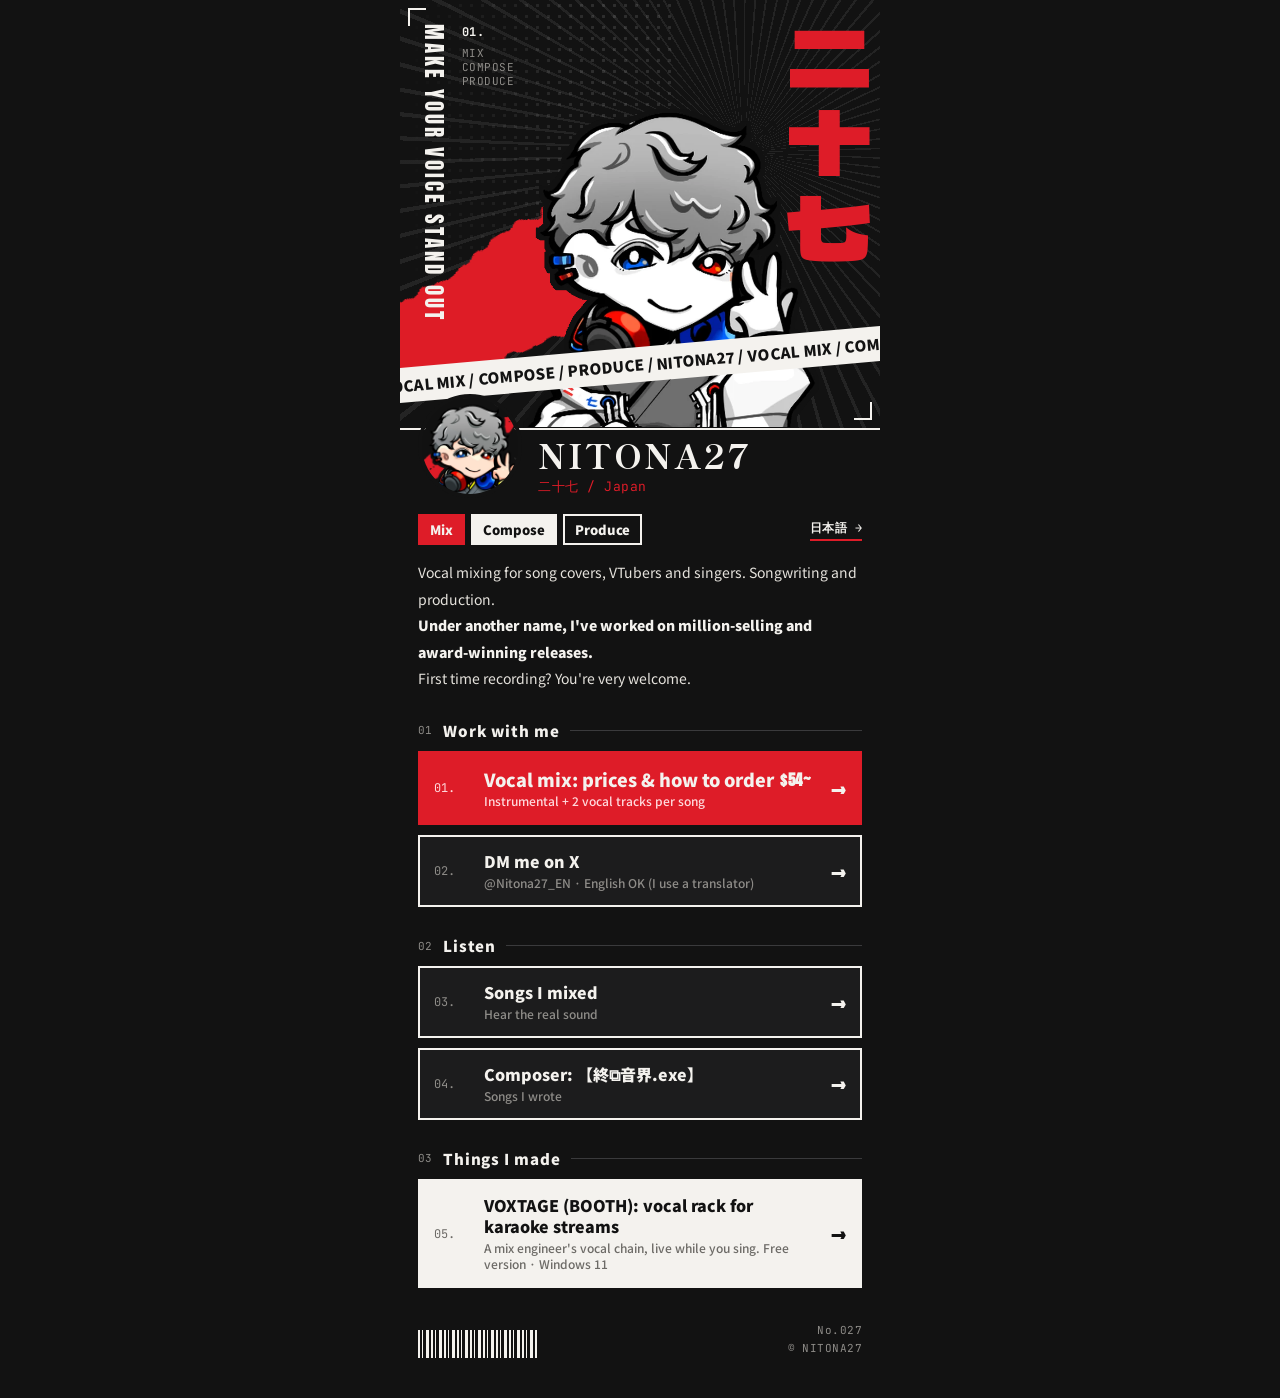
<file: index.html>
<!doctype html>
<html lang="ja">
<head>
<meta charset="utf-8">
<meta name="viewport" content="width=device-width, initial-scale=1">
<title>二十七 NITONA27 | Mix・作曲・プロデュース</title>
<meta name="description" content="歌ってみたMix・作詞作編曲・プロデュース。声を、目立つ音に。">
<meta property="og:title" content="二十七 NITONA27 | Mix・作曲・プロデュース">
<meta property="og:description" content="歌ってみたMix・作詞作編曲・プロデュース。声を、目立つ音に。">
<link rel="alternate" hreflang="ja" href="https://nitona27.github.io/">
<link rel="alternate" hreflang="en" href="https://nitona27.github.io/en/">
<script src="assets/lang.js"></script>
<link rel="preconnect" href="https://fonts.googleapis.com">
<link rel="preconnect" href="https://fonts.gstatic.com" crossorigin>
<link href="https://fonts.googleapis.com/css2?family=Anton&family=Dela+Gothic+One&family=JetBrains+Mono:wght@500;700&family=Noto+Sans+JP:wght@500;700;900&family=Shippori+Mincho:wght@800&display=swap" rel="stylesheet">
<link rel="stylesheet" href="assets/base.css">
</head>
<body>
<svg width="0" height="0" style="position:absolute" aria-hidden="true">
  <filter id="rough"><feTurbulence type="fractalNoise" baseFrequency=".035" numOctaves="2" seed="7"/><feDisplacementMap in="SourceGraphic" scale="26"/></filter>
</svg>
<div class="wrap">

  <header class="hero" aria-label="二十七 NITONA27">
    <div class="speed"></div>
    <div class="dots"></div>
    <div class="brush"></div>
    <div class="kanji" aria-hidden="true">二十七</div>
    <div class="catch">声を、目立つ音に。</div>
    <div class="no mono"><b>01.</b>MIX<br>COMPOSE<br>PRODUCE</div>
    <img class="chara" src="assets/chara.webp" alt="二十七のキャラクター">
    <div class="tape" aria-hidden="true"><span>VOCAL MIX / COMPOSE / PRODUCE / NITONA27 / VOCAL MIX / COMPOSE / PRODUCE / NITONA27 / VOCAL MIX / COMPOSE / PRODUCE / NITONA27 / VOCAL MIX / COMPOSE / PRODUCE / NITONA27 /&nbsp;</span></div>
    <i class="corner c1"></i><i class="corner c2"></i>
  </header>

  <section class="prof">
    <div class="icon"><img src="assets/icon.webp" alt=""></div>
    <div class="name">
      <h1>二十七</h1>
      <div class="en mono">NITONA27</div>
    </div>
  </section>

  <div class="bar">
    <span class="tag r">Mix</span><span class="tag w">作曲</span><span class="tag">プロデュース</span>
    <a class="lang mono" href="en/" hreflang="en" lang="en">ENGLISH →</a>
  </div>

  <p class="bio">
    歌ってみたMix・作詞作編曲・プロデュース。<br>
    <strong>別名義でミリオン作品・受賞作にも参加。</strong><br>
    録音が初めての方も大歓迎です。
  </p>

  <div class="sec"><span class="mono">01</span><h2>ご依頼</h2></div>
  <nav class="links">
    <a class="lk main" href="mix/">
      <span class="n">01.</span>
      <span class="t">Mixのご依頼・料金<span class="price">¥8,000〜</span><span class="d">料金・納期・ご依頼の流れ・スタジオ</span></span>
      <span class="arr">→</span>
    </a>
    <a class="lk" href="https://docs.google.com/forms/d/e/1FAIpQLSckRCGYwtbF3PnygqizUw5z88bdaml2ghjASNbcTzcCqCtTZw/viewform" target="_blank" rel="noopener">
      <span class="n">02.</span>
      <span class="t">ご依頼フォーム<span class="d">内容が決まっている方はこちらから</span></span>
      <span class="arr">→</span>
    </a>
    <a class="lk" href="biz/">
      <span class="n">03.</span>
      <span class="t">法人さま向けの料金<span class="d">Mix・レコーディング・楽曲提供・音声処理</span></span>
      <span class="arr">→</span>
    </a>
    <a class="lk" href="https://x.com/Nitona27" target="_blank" rel="noopener">
      <span class="n">04.</span>
      <span class="t">XのDMで相談する<span class="d">@Nitona27　ご相談だけでもお気軽に</span></span>
      <span class="arr">→</span>
    </a>
  </nav>

  <div class="sec"><span class="mono">02</span><h2>実績</h2></div>
  <nav class="links">
    <a class="lk" href="https://x.gd/OzLsVF" target="_blank" rel="noopener">
      <span class="n">05.</span>
      <span class="t">Mixで携わった音源<span class="d">実際の音を聴けます</span></span>
      <span class="arr">→</span>
    </a>
    <a class="lk" href="https://x.gd/h1kRX" target="_blank" rel="noopener">
      <span class="n">06.</span>
      <span class="t">作曲で参加【終⧉音界.exe】<span class="d">作曲作品</span></span>
      <span class="arr">→</span>
    </a>
  </nav>

  <div class="sec"><span class="mono">03</span><h2>つくったもの</h2></div>
  <nav class="links">
    <a class="lk light" href="https://vagency.booth.pm/items/9057393" target="_blank" rel="noopener">
      <span class="n">07.</span>
      <span class="t">VOXTAGE（BOOTH）<span class="d">歌枠のための自作ボーカルミキサー。Free版あり</span></span>
      <span class="arr">→</span>
    </a>
  </nav>

  <footer>
    <div class="barcode" aria-hidden="true"></div>
    <div class="mono">No.027<br>© NITONA27</div>
  </footer>
</div>
</body>
</html>
</file>
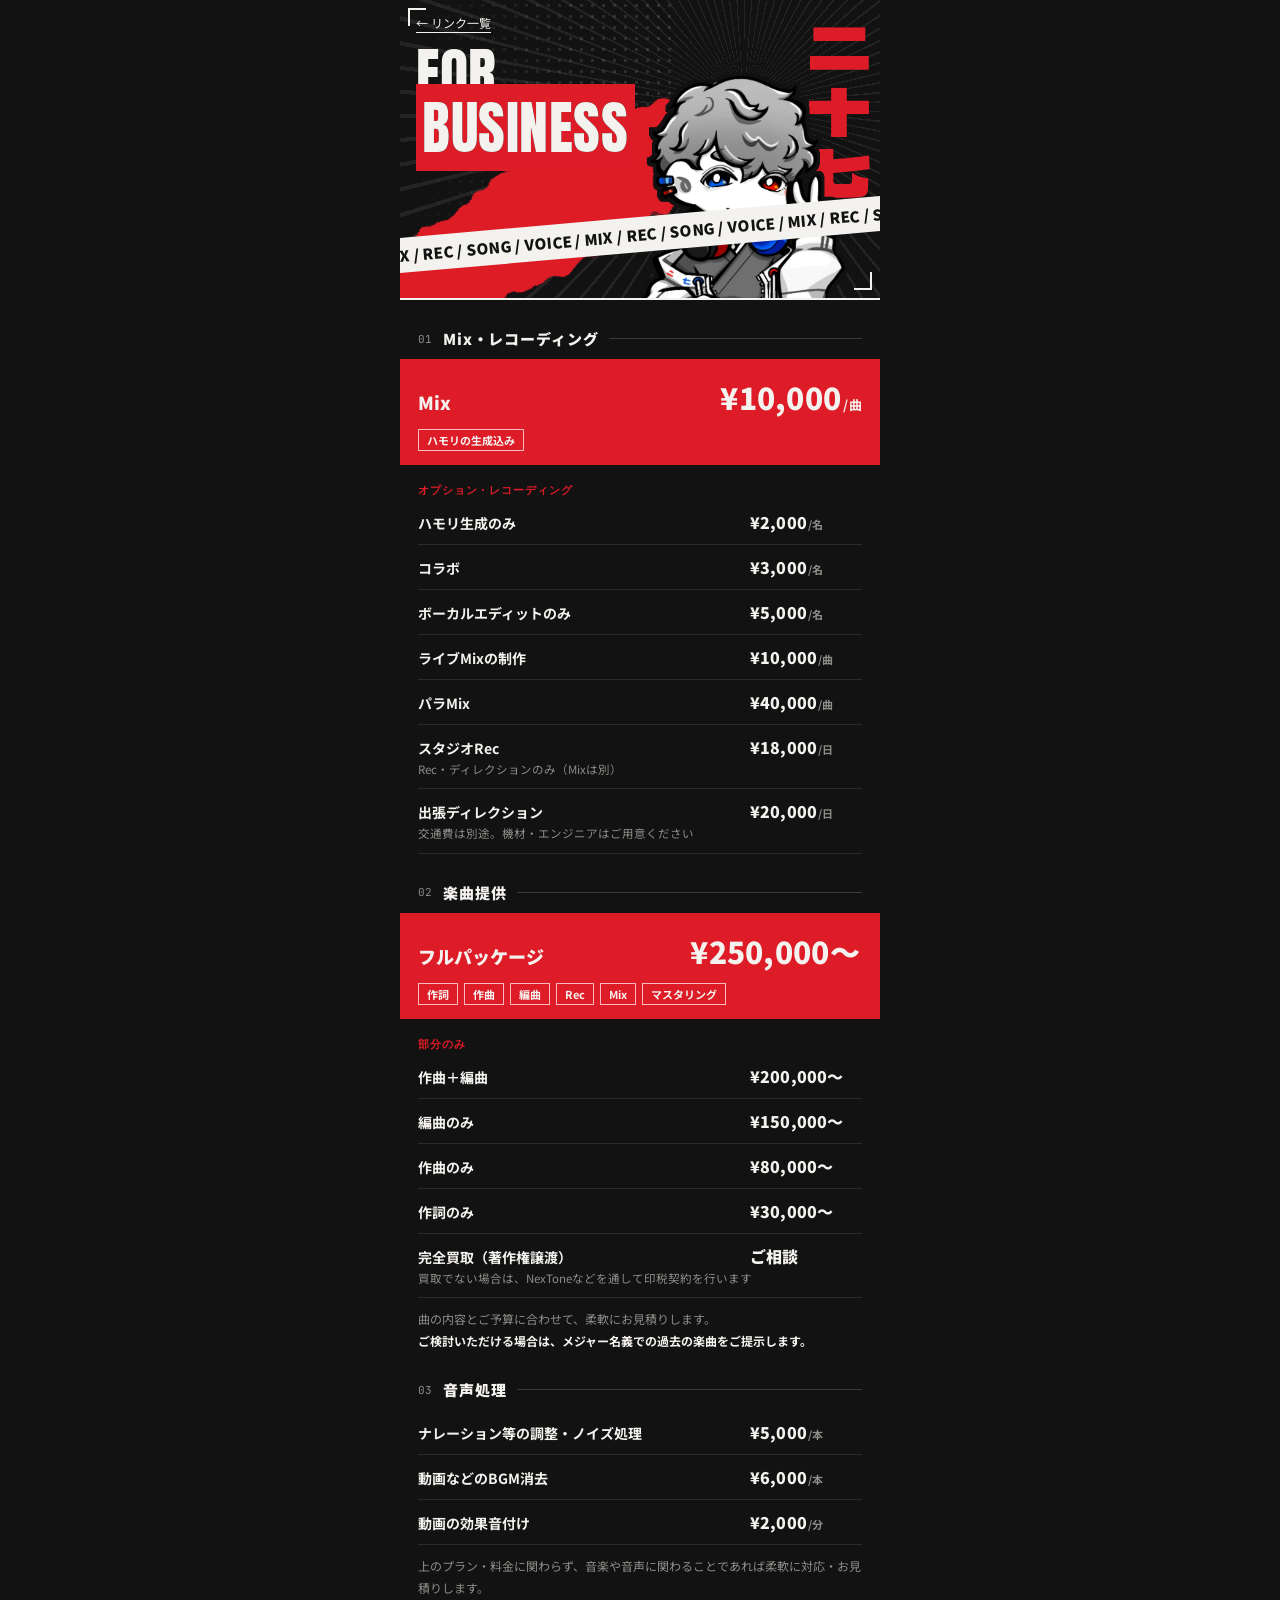
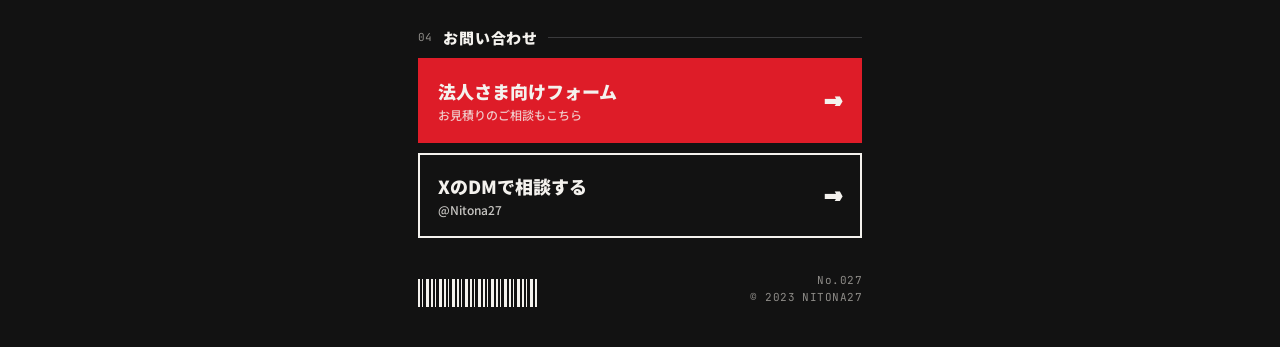
<file: biz/index.html>
<!doctype html>
<html lang="ja">
<head>
<meta charset="utf-8">
<meta name="viewport" content="width=device-width, initial-scale=1">
<title>法人さま向け料金 | 二十七 NITONA27</title>
<meta name="description" content="Mix・レコーディング・楽曲提供・音声処理の法人さま向け料金。">
<meta property="og:title" content="Mixのご依頼 | 二十七 NITONA27">
<meta property="og:description" content="歌ってみたMix ¥6,000〜。声を、目立つ音に。">
<link rel="preconnect" href="https://fonts.googleapis.com">
<link rel="preconnect" href="https://fonts.gstatic.com" crossorigin>
<link href="https://fonts.googleapis.com/css2?family=Anton&family=Dela+Gothic+One&family=JetBrains+Mono:wght@500;700&family=Noto+Sans+JP:wght@500;700;900&family=Shippori+Mincho:wght@800&display=swap" rel="stylesheet">
<link rel="stylesheet" href="../assets/base.css">
<link rel="stylesheet" href="../assets/mix.css">
</head>
<body>
<svg width="0" height="0" style="position:absolute" aria-hidden="true">
  <filter id="rough"><feTurbulence type="fractalNoise" baseFrequency=".035" numOctaves="2" seed="7"/><feDisplacementMap in="SourceGraphic" scale="26"/></filter>
</svg>
<div class="wrap">
  <header class="hero short" aria-label="法人さま向け料金">
    <div class="speed"></div><div class="dots"></div>
    <div class="brush" style="top:150px"></div>
    <div class="kanji" aria-hidden="true">二十七</div>
    <a class="back" href="../">← リンク一覧</a>
    <div class="big">FOR<br><em>BUSINESS</em></div>
    <img class="chara" src="../assets/chara.webp" alt="二十七のキャラクター">
    <div class="tape" aria-hidden="true"><span>MIX / REC / SONG / VOICE / MIX / REC / SONG / VOICE / MIX / REC / SONG / VOICE / MIX / REC / SONG / VOICE / MIX / REC / SONG / VOICE /&nbsp;</span></div>
    <i class="corner c1"></i><i class="corner c2"></i>
  </header>

  <div class="sec"><span class="mono">01</span><h2>Mix・レコーディング</h2></div>
  <div class="block"><div class="menu">
<div class="mainc"><div class="mt"><div class="mn">Mix</div><div class="mp">¥10,000<small>/曲</small></div></div><div class="chips"><span>ハモリの生成込み</span></div></div>
<div class="grp">オプション・レコーディング</div>
<div class="row"><div class="nm">ハモリ生成のみ</div><i class="ld"></i><div class="pr">¥2,000<small>/名</small></div></div>
<div class="row"><div class="nm">コラボ</div><i class="ld"></i><div class="pr">¥3,000<small>/名</small></div></div>
<div class="row"><div class="nm">ボーカルエディットのみ</div><i class="ld"></i><div class="pr">¥5,000<small>/名</small></div></div>
<div class="row"><div class="nm">ライブMixの制作</div><i class="ld"></i><div class="pr">¥10,000<small>/曲</small></div></div>
<div class="row"><div class="nm">パラMix</div><i class="ld"></i><div class="pr">¥40,000<small>/曲</small></div></div>
<div class="row"><div class="nm">スタジオRec</div><i class="ld"></i><div class="pr">¥18,000<small>/日</small></div><div class="ds">Rec・ディレクションのみ（Mixは別）</div></div>
<div class="row"><div class="nm">出張ディレクション</div><i class="ld"></i><div class="pr">¥20,000<small>/日</small></div><div class="ds">交通費は別途。機材・エンジニアはご用意ください</div></div>
</div></div>

  <div class="sec" id="song"><span class="mono">02</span><h2>楽曲提供</h2></div>
  <div class="block">
    <div class="menu">
<div class="mainc"><div class="mt"><div class="mn">フルパッケージ</div><div class="mp">¥250,000〜<small></small></div></div><div class="chips"><span>作詞</span><span>作曲</span><span>編曲</span><span>Rec</span><span>Mix</span><span>マスタリング</span></div></div>
<div class="grp">部分のみ</div>
<div class="row"><div class="nm">作曲＋編曲</div><i class="ld"></i><div class="pr">¥200,000〜</div></div>
<div class="row"><div class="nm">編曲のみ</div><i class="ld"></i><div class="pr">¥150,000〜</div></div>
<div class="row"><div class="nm">作曲のみ</div><i class="ld"></i><div class="pr">¥80,000〜</div></div>
<div class="row"><div class="nm">作詞のみ</div><i class="ld"></i><div class="pr">¥30,000〜</div></div>
<div class="row"><div class="nm">完全買取（著作権譲渡）</div><i class="ld"></i><div class="pr">ご相談</div><div class="ds">買取でない場合は、NexToneなどを通して印税契約を行います</div></div>
</div>
    <p class="note">曲の内容とご予算に合わせて、柔軟にお見積りします。<br><b>ご検討いただける場合は、メジャー名義での過去の楽曲をご提示します。</b></p>
  </div>

  <div class="sec"><span class="mono">03</span><h2>音声処理</h2></div>
  <div class="block"><div class="menu">
<div class="row"><div class="nm">ナレーション等の調整・ノイズ処理</div><i class="ld"></i><div class="pr">¥5,000<small>/本</small></div></div>
<div class="row"><div class="nm">動画などのBGM消去</div><i class="ld"></i><div class="pr">¥6,000<small>/本</small></div></div>
<div class="row"><div class="nm">動画の効果音付け</div><i class="ld"></i><div class="pr">¥2,000<small>/分</small></div></div>
</div>
  <p class="note">上のプラン・料金に関わらず、音楽や音声に関わることであれば柔軟に対応・お見積りします。</p></div>

  <div class="sec"><span class="mono">04</span><h2>お問い合わせ</h2></div>
  <div class="cta">
    <a class="btn red" href="https://docs.google.com/forms/d/e/1FAIpQLSfvs4WwB1FaOGVqmPIJFl3fRbrtyGxf-crXjaq3hLvsqBI7WA/viewform" target="_blank" rel="noopener"><span>法人さま向けフォーム<small>お見積りのご相談もこちら</small></span><span class="arr">→</span></a>
    <a class="btn" href="https://x.com/Nitona27" target="_blank" rel="noopener"><span>XのDMで相談する<small>@Nitona27</small></span><span class="arr">→</span></a>
  </div>
  <footer><div class="barcode" aria-hidden="true"></div><div class="mono">No.027<br>© 2023 NITONA27</div></footer>
</div>
</body>
</html>
</file>
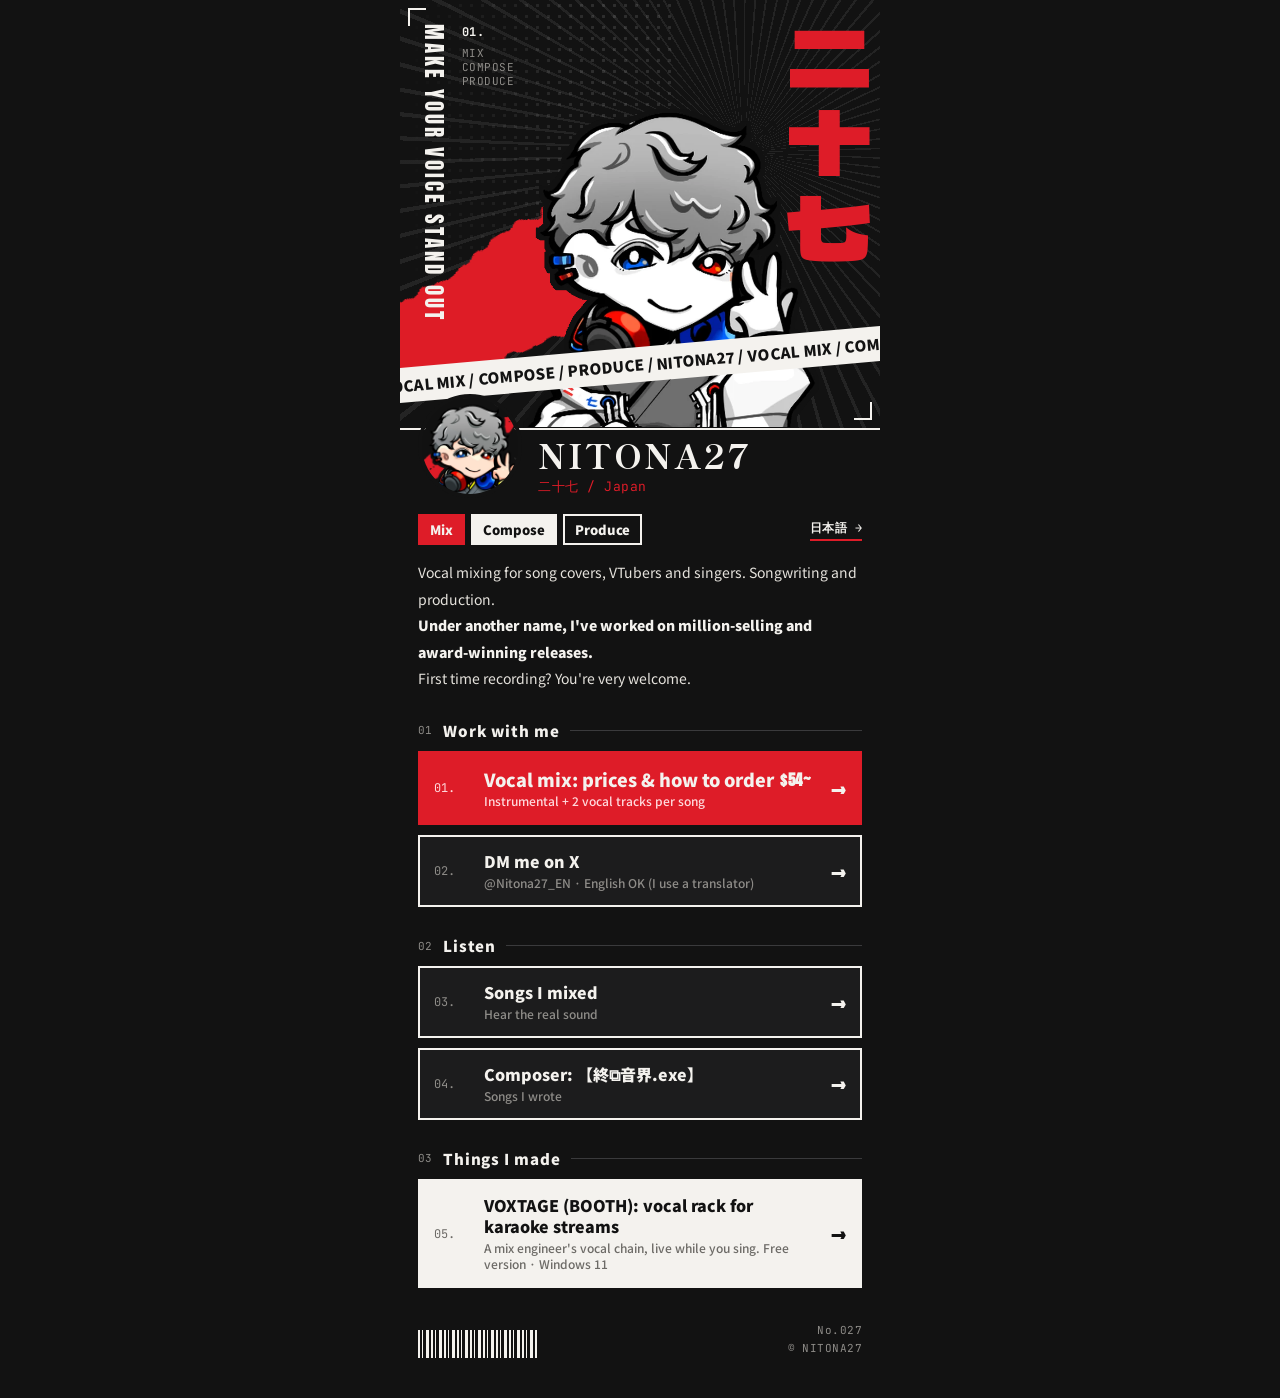
<file: en/index.html>
<!doctype html>
<html lang="en">
<head>
<meta charset="utf-8">
<meta name="viewport" content="width=device-width, initial-scale=1">
<title>NITONA27 | Vocal Mix, Composer &amp; Producer from Japan</title>
<meta name="description" content="Vocal mixing for song covers and VTubers, songwriting and production by NITONA27, a mix engineer from Japan. Make your voice stand out.">
<meta property="og:title" content="NITONA27 | Vocal Mix, Composer &amp; Producer from Japan">
<meta property="og:description" content="Vocal mixing for song covers and VTubers, songwriting and production. Make your voice stand out.">
<link rel="alternate" hreflang="ja" href="https://nitona27.github.io/">
<link rel="alternate" hreflang="en" href="https://nitona27.github.io/en/">
<script src="../assets/lang.js"></script>
<link rel="preconnect" href="https://fonts.googleapis.com">
<link rel="preconnect" href="https://fonts.gstatic.com" crossorigin>
<link href="https://fonts.googleapis.com/css2?family=Anton&family=Dela+Gothic+One&family=JetBrains+Mono:wght@500;700&family=Noto+Sans+JP:wght@500;700;900&family=Shippori+Mincho:wght@800&display=swap" rel="stylesheet">
<link rel="stylesheet" href="../assets/base.css">
</head>
<body>
<svg width="0" height="0" style="position:absolute" aria-hidden="true">
  <filter id="rough"><feTurbulence type="fractalNoise" baseFrequency=".035" numOctaves="2" seed="7"/><feDisplacementMap in="SourceGraphic" scale="26"/></filter>
</svg>
<div class="wrap">

  <header class="hero" aria-label="NITONA27">
    <div class="speed"></div>
    <div class="dots"></div>
    <div class="brush"></div>
    <div class="kanji" aria-hidden="true">二十七</div>
    <div class="catch en-catch">MAKE YOUR VOICE STAND OUT</div>
    <div class="no mono"><b>01.</b>MIX<br>COMPOSE<br>PRODUCE</div>
    <img class="chara" src="../assets/chara.webp" alt="NITONA27 character">
    <div class="tape" aria-hidden="true"><span>VOCAL MIX / COMPOSE / PRODUCE / NITONA27 / VOCAL MIX / COMPOSE / PRODUCE / NITONA27 / VOCAL MIX / COMPOSE / PRODUCE / NITONA27 / VOCAL MIX / COMPOSE / PRODUCE / NITONA27 /&nbsp;</span></div>
    <i class="corner c1"></i><i class="corner c2"></i>
  </header>

  <section class="prof">
    <div class="icon"><img src="../assets/icon.webp" alt=""></div>
    <div class="name">
      <h1>NITONA27</h1>
      <div class="en mono">二十七 / Japan</div>
    </div>
  </section>

  <div class="bar">
    <span class="tag r">Mix</span><span class="tag w">Compose</span><span class="tag">Produce</span>
    <a class="lang mono" href="../" hreflang="ja" lang="ja">日本語 →</a>
  </div>

  <p class="bio">
    Vocal mixing for song covers, VTubers and singers. Songwriting and production.<br>
    <strong>Under another name, I've worked on million-selling and award-winning releases.</strong><br>
    First time recording? You're very welcome.
  </p>

  <div class="sec"><span class="mono">01</span><h2>Work with me</h2></div>
  <nav class="links">
    <a class="lk main" href="mix/">
      <span class="n">01.</span>
      <span class="t">Vocal mix: prices &amp; how to order<span class="price">$54~</span><span class="d">Instrumental + 2 vocal tracks per song</span></span>
      <span class="arr">→</span>
    </a>
    <a class="lk" href="https://x.com/Nitona27_EN" target="_blank" rel="noopener">
      <span class="n">02.</span>
      <span class="t">DM me on X<span class="d">@Nitona27_EN · English OK (I use a translator)</span></span>
      <span class="arr">→</span>
    </a>
  </nav>

  <div class="sec"><span class="mono">02</span><h2>Listen</h2></div>
  <nav class="links">
    <a class="lk" href="https://x.gd/OzLsVF" target="_blank" rel="noopener">
      <span class="n">03.</span>
      <span class="t">Songs I mixed<span class="d">Hear the real sound</span></span>
      <span class="arr">→</span>
    </a>
    <a class="lk" href="https://x.gd/h1kRX" target="_blank" rel="noopener">
      <span class="n">04.</span>
      <span class="t">Composer: 【終⧉音界.exe】<span class="d">Songs I wrote</span></span>
      <span class="arr">→</span>
    </a>
  </nav>

  <div class="sec"><span class="mono">03</span><h2>Things I made</h2></div>
  <nav class="links">
    <a class="lk light" href="https://vagency.booth.pm/items/9142016?utm_source=site&amp;utm_medium=en_links" target="_blank" rel="noopener">
      <span class="n">05.</span>
      <span class="t">VOXTAGE (BOOTH): vocal rack for karaoke streams<span class="d">A mix engineer's vocal chain, live while you sing. Free version · Windows 11</span></span>
      <span class="arr">→</span>
    </a>
  </nav>

  <footer>
    <div class="barcode" aria-hidden="true"></div>
    <div class="mono">No.027<br>© NITONA27</div>
  </footer>
</div>
</body>
</html>
</file>
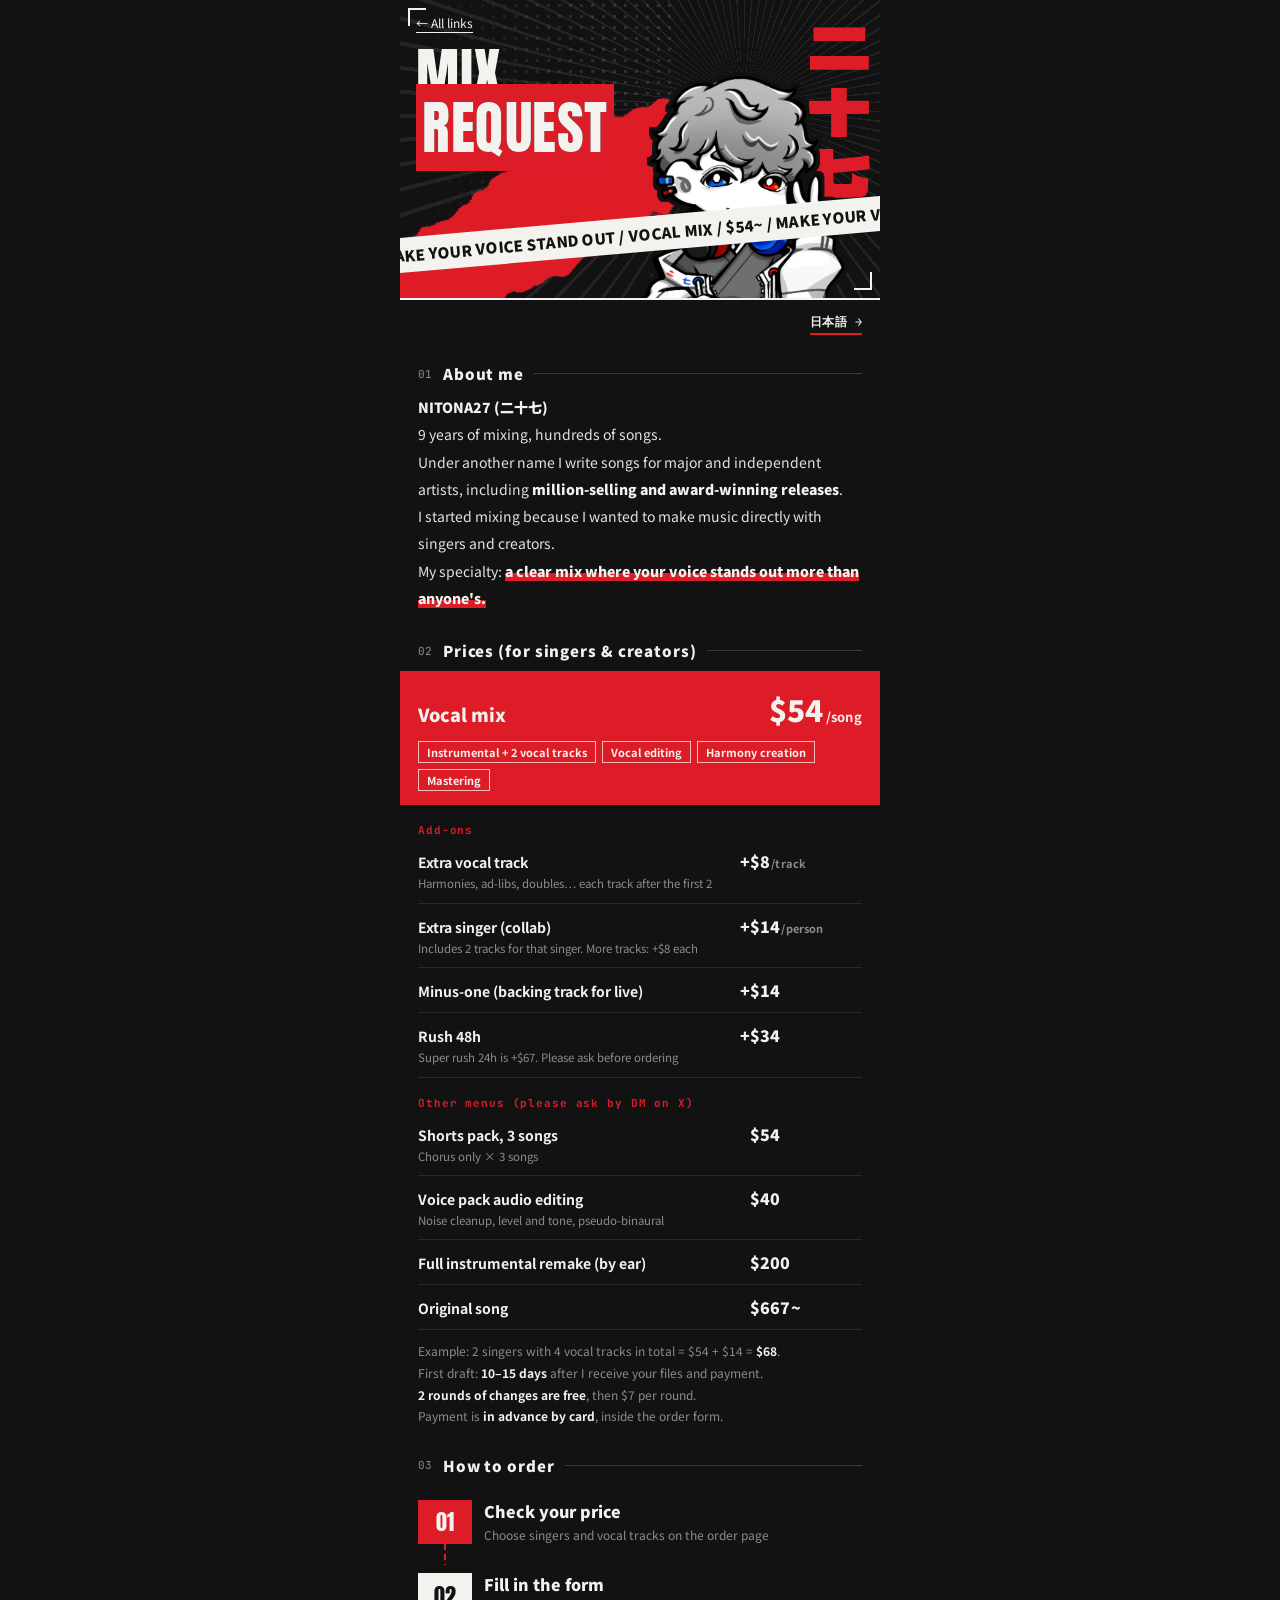
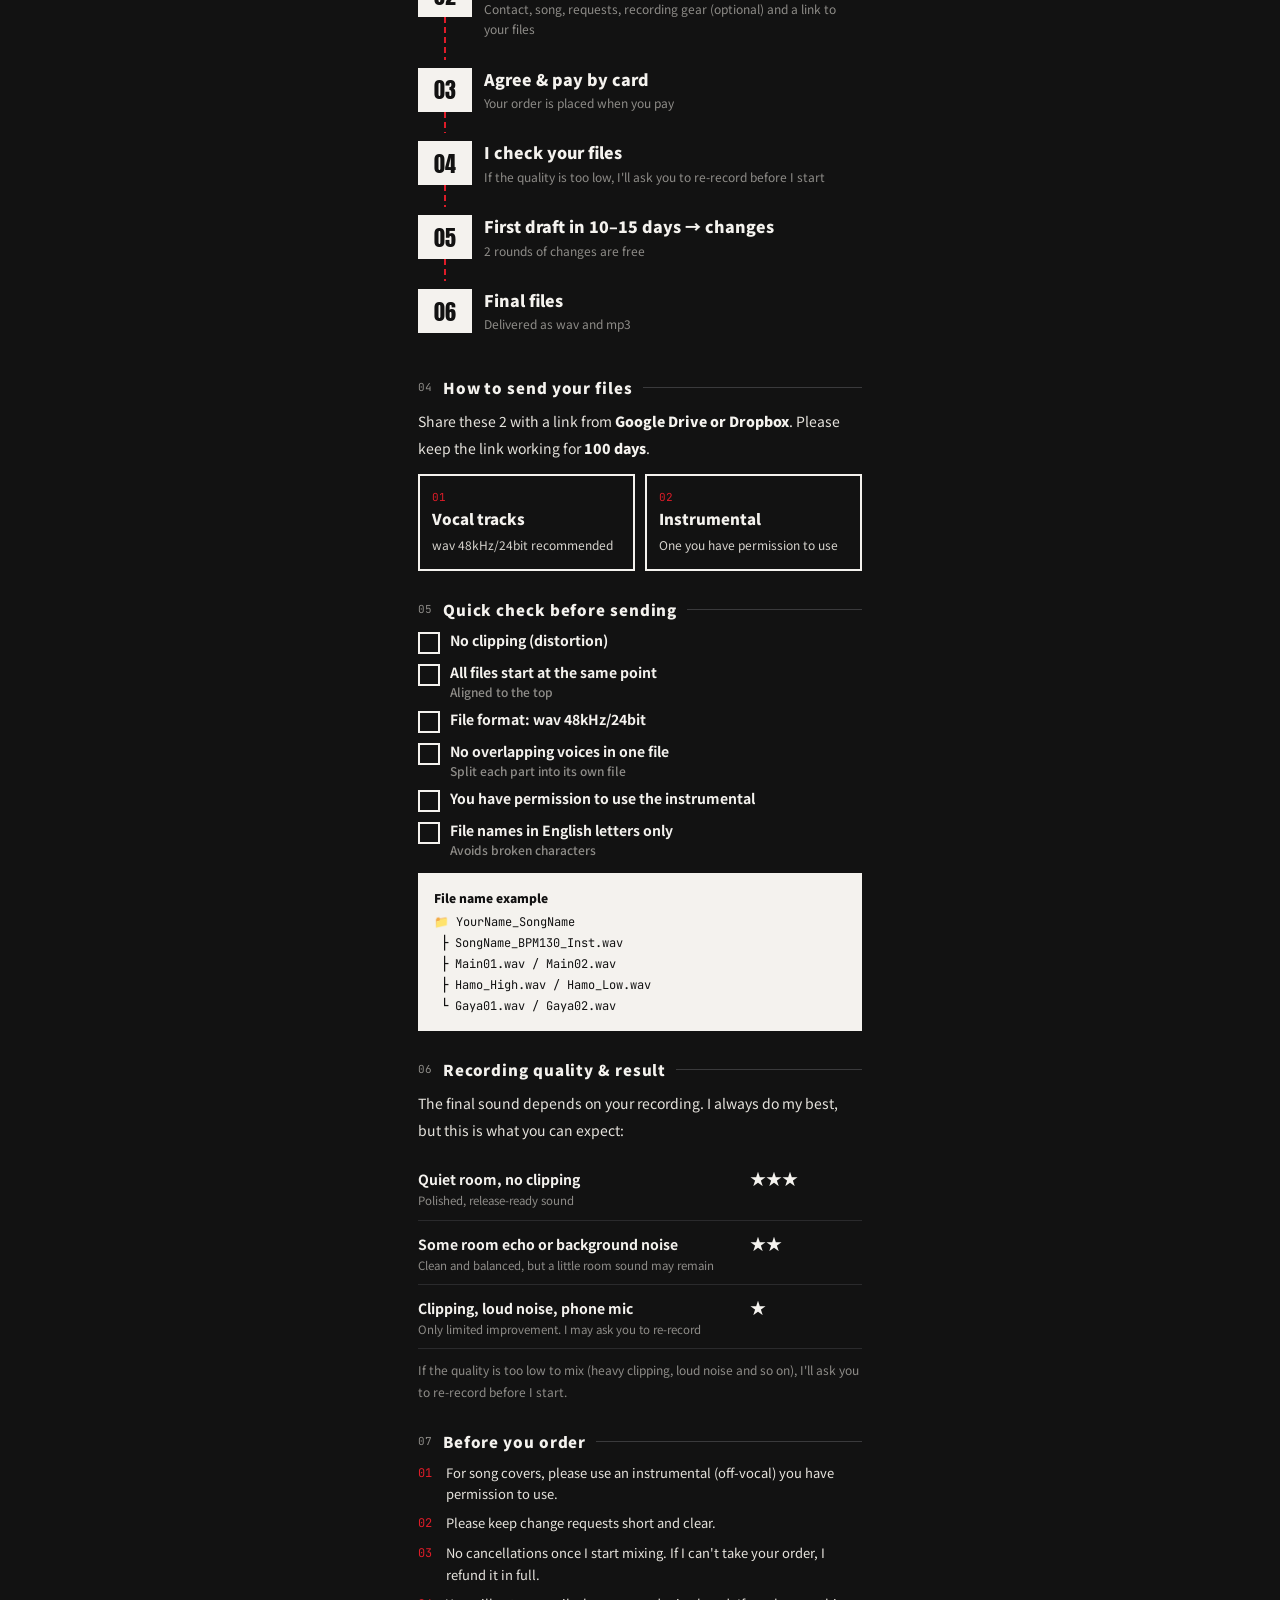
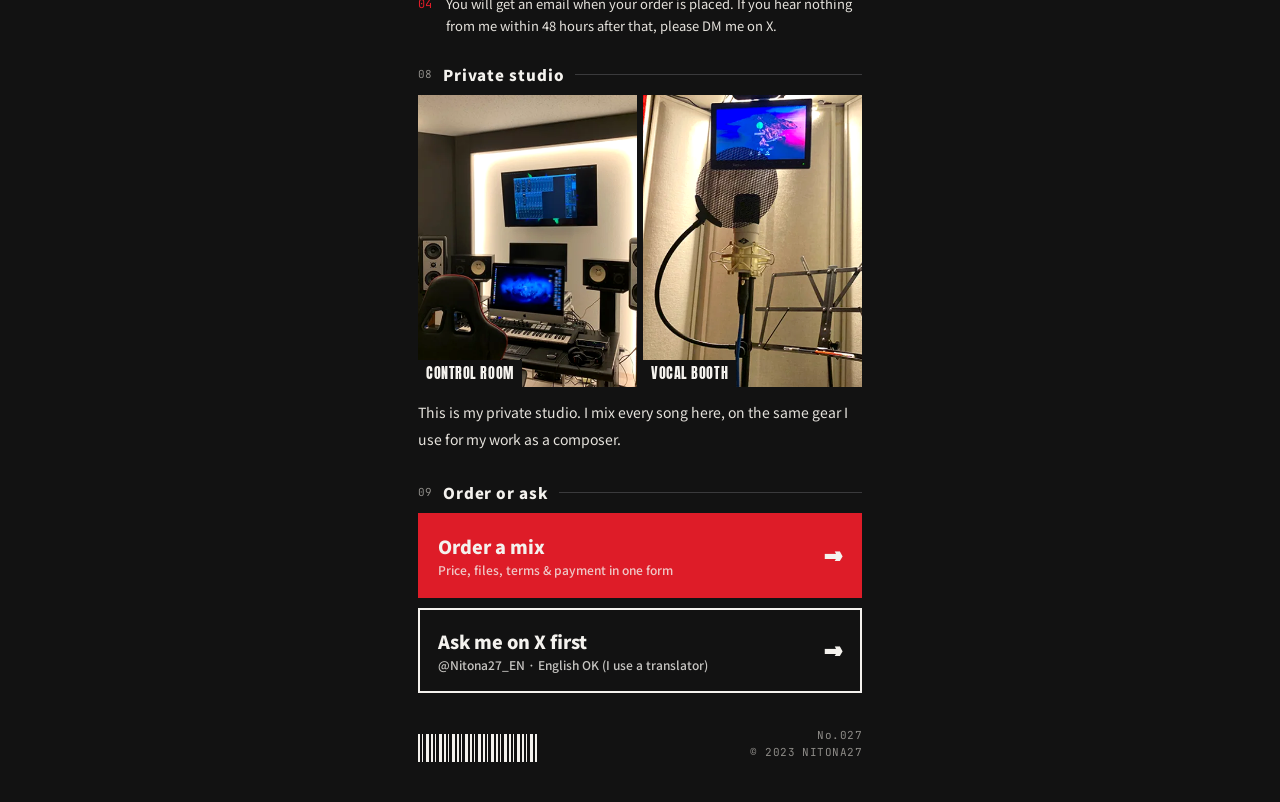
<file: mix/index.html>
<!doctype html>
<html lang="ja">
<head>
<meta charset="utf-8">
<meta name="viewport" content="width=device-width, initial-scale=1">
<title>Mixのご依頼 | 二十七 NITONA27</title>
<meta name="description" content="歌ってみたMix ¥8,000〜。ミックス歴9年・数百曲。音抜けのいい、誰よりも目立つMixを。料金・ご依頼の流れ・音源の送り方。">
<meta property="og:title" content="Mixのご依頼 | 二十七 NITONA27">
<meta property="og:description" content="歌ってみたMix ¥8,000〜。声を、目立つ音に。">
<link rel="alternate" hreflang="ja" href="https://nitona27.github.io/mix/">
<link rel="alternate" hreflang="en" href="https://nitona27.github.io/en/mix/">
<script src="../assets/lang.js"></script>
<link rel="preconnect" href="https://fonts.googleapis.com">
<link rel="preconnect" href="https://fonts.gstatic.com" crossorigin>
<link href="https://fonts.googleapis.com/css2?family=Anton&family=Dela+Gothic+One&family=JetBrains+Mono:wght@500;700&family=Noto+Sans+JP:wght@500;700;900&family=Shippori+Mincho:wght@800&display=swap" rel="stylesheet">
<link rel="stylesheet" href="../assets/base.css">
<link rel="stylesheet" href="../assets/mix.css">
</head>
<body>
<svg width="0" height="0" style="position:absolute" aria-hidden="true">
  <filter id="rough"><feTurbulence type="fractalNoise" baseFrequency=".035" numOctaves="2" seed="7"/><feDisplacementMap in="SourceGraphic" scale="26"/></filter>
</svg>
<div class="wrap">

  <header class="hero short" aria-label="Mixのご依頼">
    <div class="speed"></div>
    <div class="dots"></div>
    <div class="brush" style="top:150px"></div>
    <div class="kanji" aria-hidden="true">二十七</div>
    <a class="back" href="../">← リンク一覧</a>
    <div class="big">MIX<br><em>REQUEST</em></div>
    <img class="chara" src="../assets/chara.webp" alt="二十七のキャラクター">
    <div class="tape" aria-hidden="true"><span>声を、目立つ音に。 / VOCAL MIX / ¥8,000〜 / 声を、目立つ音に。 / VOCAL MIX / ¥8,000〜 / 声を、目立つ音に。 / VOCAL MIX / ¥8,000〜 / 声を、目立つ音に。 / VOCAL MIX / ¥8,000〜 /&nbsp;</span></div>
    <i class="corner c1"></i><i class="corner c2"></i>
  </header>

  <div class="bar" style="padding-top:12px"><a class="lang mono" href="../en/mix/" hreflang="en" lang="en">ENGLISH →</a></div>

  <!-- PROFILE -->
  <div class="sec"><span class="mono">01</span><h2>プロフィール</h2></div>
  <div class="block">
    <p class="lead">
      <strong>二十七（にとな）</strong><br>
      ミックス歴9年、手がけた曲は数百曲。<br>
      別名義では作曲家として、メジャー・アマ問わず多くの楽曲を提供し、<strong>ミリオン作品・受賞作</strong>にも参加しています。<br>
      活動者の方と直接作品を作りたくて、Mix師としての活動を始めました。<br>
      得意なのは、<span class="hl">音抜けのいい、誰よりも目立つMix。</span>
    </p>
  </div>

  <!-- PRICE -->
  <div class="sec"><span class="mono">02</span><h2>料金（歌い手・活動者さま向け）</h2></div>
  <p class="block note" style="margin:0 0 8px">法人さまのご依頼は<a class="inline" href="../biz/">法人さま向けの料金</a>をご覧ください。</p>
  <div class="block">
    <div class="menu">
<div class="mainc"><div class="mt"><div class="mn">歌のMix</div><div class="mp">¥8,000<small>/曲</small></div></div><div class="chips"><span>ボーカルエディット</span><span>ハモリの生成</span><span>マスタリング</span><span>特殊加工</span></div></div>
<div class="grp">オプション</div>
<div class="row"><div class="nm">コラボ追加</div><i class="ld"></i><div class="pr"><b class="pl">+</b>¥2,000<small>/1人</small></div></div>
<div class="row"><div class="nm">マイナスワン（Live用音源）</div><i class="ld"></i><div class="pr"><b class="pl">+</b>¥2,000</div></div>
<div class="row"><div class="nm">お急ぎ便 48h</div><i class="ld"></i><div class="pr"><b class="pl">+</b>¥5,000</div><div class="ds">24hの超お急ぎ便は +¥10,000。どちらも事前にご相談ください</div></div>
<div class="grp">そのほかのメニュー</div>
<div class="row"><div class="nm">ショート特化 3曲セット</div><i class="ld"></i><div class="pr">¥8,000</div><div class="ds">サビのみ×3曲</div></div>
<div class="row"><div class="nm">ボイスパック音声編集</div><i class="ld"></i><div class="pr">¥6,000</div><div class="ds">ノイズ処理・音声調整・擬似バイノーラル</div></div>
<div class="row"><div class="nm">完コピ（カラオケ音源の耳コピ）</div><i class="ld"></i><div class="pr">¥30,000</div></div>
<div class="row"><div class="nm">スタジオRec</div><i class="ld"></i><div class="pr">¥15,000<small>/曲</small></div><div class="ds">ディレクション・Mix込み（関東）</div></div>
<div class="row"><div class="nm">オリジナルソング制作</div><i class="ld"></i><div class="pr">¥100,000〜</div><div class="ds">詳しくはXのDMでご相談ください</div></div>
</div>
    <p class="note">
      初稿のお渡しは、データを頂いてから<b>通常7〜10日ほど</b>です。<br>
      修正は<b>2回まで無料</b>、3回目以降は1回¥1,000です。<br>
      お支払いは<b>先払い</b>で、PayPalか銀行振込です（QR決済などはご相談ください）。
    </p>
  </div>

  <!-- FLOW -->
  <div class="sec"><span class="mono">03</span><h2>ご依頼の流れ</h2></div>
  <div class="block flow">
    <div class="step"><div class="sn">01</div><div><h3>ご依頼フォームから受付</h3><p>事前にXのDMでお声がけいただけるとスムーズです</p></div></div>
    <div class="step"><div class="sn">02</div><div><h3>歌のデータをお送りいただく</h3><p>送り方はこの下の「音源の送り方」をご覧ください</p></div></div>
    <div class="step"><div class="sn">03</div><div><h3>ボーカルデータの確認</h3><p>大きいノイズがないか、途中で切れていないかなどを確認します</p></div></div>
    <div class="step"><div class="sn">04</div><div><h3>ご入金後、Mix開始</h3><p>銀行振込かPayPalを選べます</p></div></div>
    <div class="step"><div class="sn">05</div><div><h3>初稿をお返し → 調整</h3><p>初稿のお渡しまで通常7〜10日ほど</p></div></div>
    <div class="step"><div class="sn">06</div><div><h3>最終データを納品</h3><p>wavとmp3でお渡しします</p></div></div>
  </div>

  <!-- SEND -->
  <div class="sec"><span class="mono">04</span><h2>音源の送り方</h2></div>
  <div class="block">
    <p class="lead" style="margin-bottom:12px">下の2つを、<a class="inline" href="https://gigafile.nu/" target="_blank" rel="noopener">ギガファイル便</a>などの転送サイトでお送りください。ダウンロード期限は、<strong>100日</strong>に設定してください。</p>
    <div class="cards">
      <div class="card"><div class="k">01</div><h3>ボーカルデータ</h3><p>wav 48kHz/24bit 推奨</p></div>
      <div class="card"><div class="k">02</div><h3>オフボーカル</h3><p>使用許可が取れているもの</p></div>
    </div>
  </div>

  <!-- CHECK -->
  <div class="sec"><span class="mono">05</span><h2>送る前の安心チェック</h2></div>
  <div class="block">
    <ul class="check">
      <li><span>音割れ（クリップ）していない</span></li>
      <li><span>すべてのデータの開始位置がそろっている<small>頭出し</small></span></li>
      <li><span>ファイル形式は wav 48kHz/24bit</span></li>
      <li><span>声が重なっていない<small>複数の声がある場合は、データを分けてください</small></span></li>
      <li><span>インスト音源の使用許可が取れている</span></li>
      <li><span>データ名はすべてローマ字<small>文字化けを防ぐため</small></span></li>
    </ul>
    <div class="tree"><b>ファイル名の例</b>📁 YourName_SongName<br>&nbsp;├ SongName_BPM130_Inst.wav<br>&nbsp;├ Main01.wav / Main02.wav<br>&nbsp;├ Hamo_High.wav / Hamo_Low.wav<br>&nbsp;└ Gaya01.wav / Gaya02.wav</div>
  </div>

  <!-- RULES -->
  <div class="sec"><span class="mono">06</span><h2>ご依頼の前に</h2></div>
  <div class="block">
    <ol class="rules">
      <li>歌ってみたのMixは、必ずインスト（オフボーカル）の使用許可が出ているものをご用意ください。</li>
      <li>修正点は、簡潔にまとめてお伝えください。</li>
      <li>お支払い後のキャンセルはお受けできません。お支払いから6ヶ月を過ぎると無効になります。</li>
      <li>正式な受付は、こちらから返信して内容を確認してからです。48時間たっても返信がない場合は、XのDMでご連絡ください。</li>
    </ol>
  </div>

  <!-- STUDIO -->
  <div class="sec"><span class="mono">07</span><h2>プライベートスタジオ</h2></div>
  <div class="block">
    <div class="photos">
      <figure><img src="../assets/studio_control.webp" alt="コントロールルーム"><figcaption>CONTROL ROOM</figcaption></figure>
      <figure><img src="../assets/studio_booth.webp" alt="ボーカルブース"><figcaption>VOCAL BOOTH</figcaption></figure>
    </div>
    <p class="lead" style="margin-top:12px">
      二十七が作家として使っているプライベートスタジオです。ディレクション（歌唱指導）で、ご本人の歌の魅力を最大限引き出します。<br>
      レコーディングはもちろん、Mixチェックや、大きな声を出す歌枠配信にも使えます。<br>
      <span style="color:var(--gray);font-size:12px">所在地はご依頼者様にのみお伝えしています。</span>
    </p>
  </div>

  <!-- CTA -->
  <div class="sec"><span class="mono">08</span><h2>ご依頼・ご相談</h2></div>
  <div class="cta">
    <a class="btn red" href="https://docs.google.com/forms/d/e/1FAIpQLSckRCGYwtbF3PnygqizUw5z88bdaml2ghjASNbcTzcCqCtTZw/viewform" target="_blank" rel="noopener"><span>ご依頼フォーム<small>内容が決まっている方はこちら</small></span><span class="arr">→</span></a>
    <a class="btn" href="https://x.com/Nitona27" target="_blank" rel="noopener"><span>XのDMで相談する<small>ご相談だけでもお気軽に</small></span><span class="arr">→</span></a>
  </div>

  <footer>
    <div class="barcode" aria-hidden="true"></div>
    <div class="mono">No.027<br>© 2023 NITONA27</div>
  </footer>
</div>
</body>
</html>
</file>
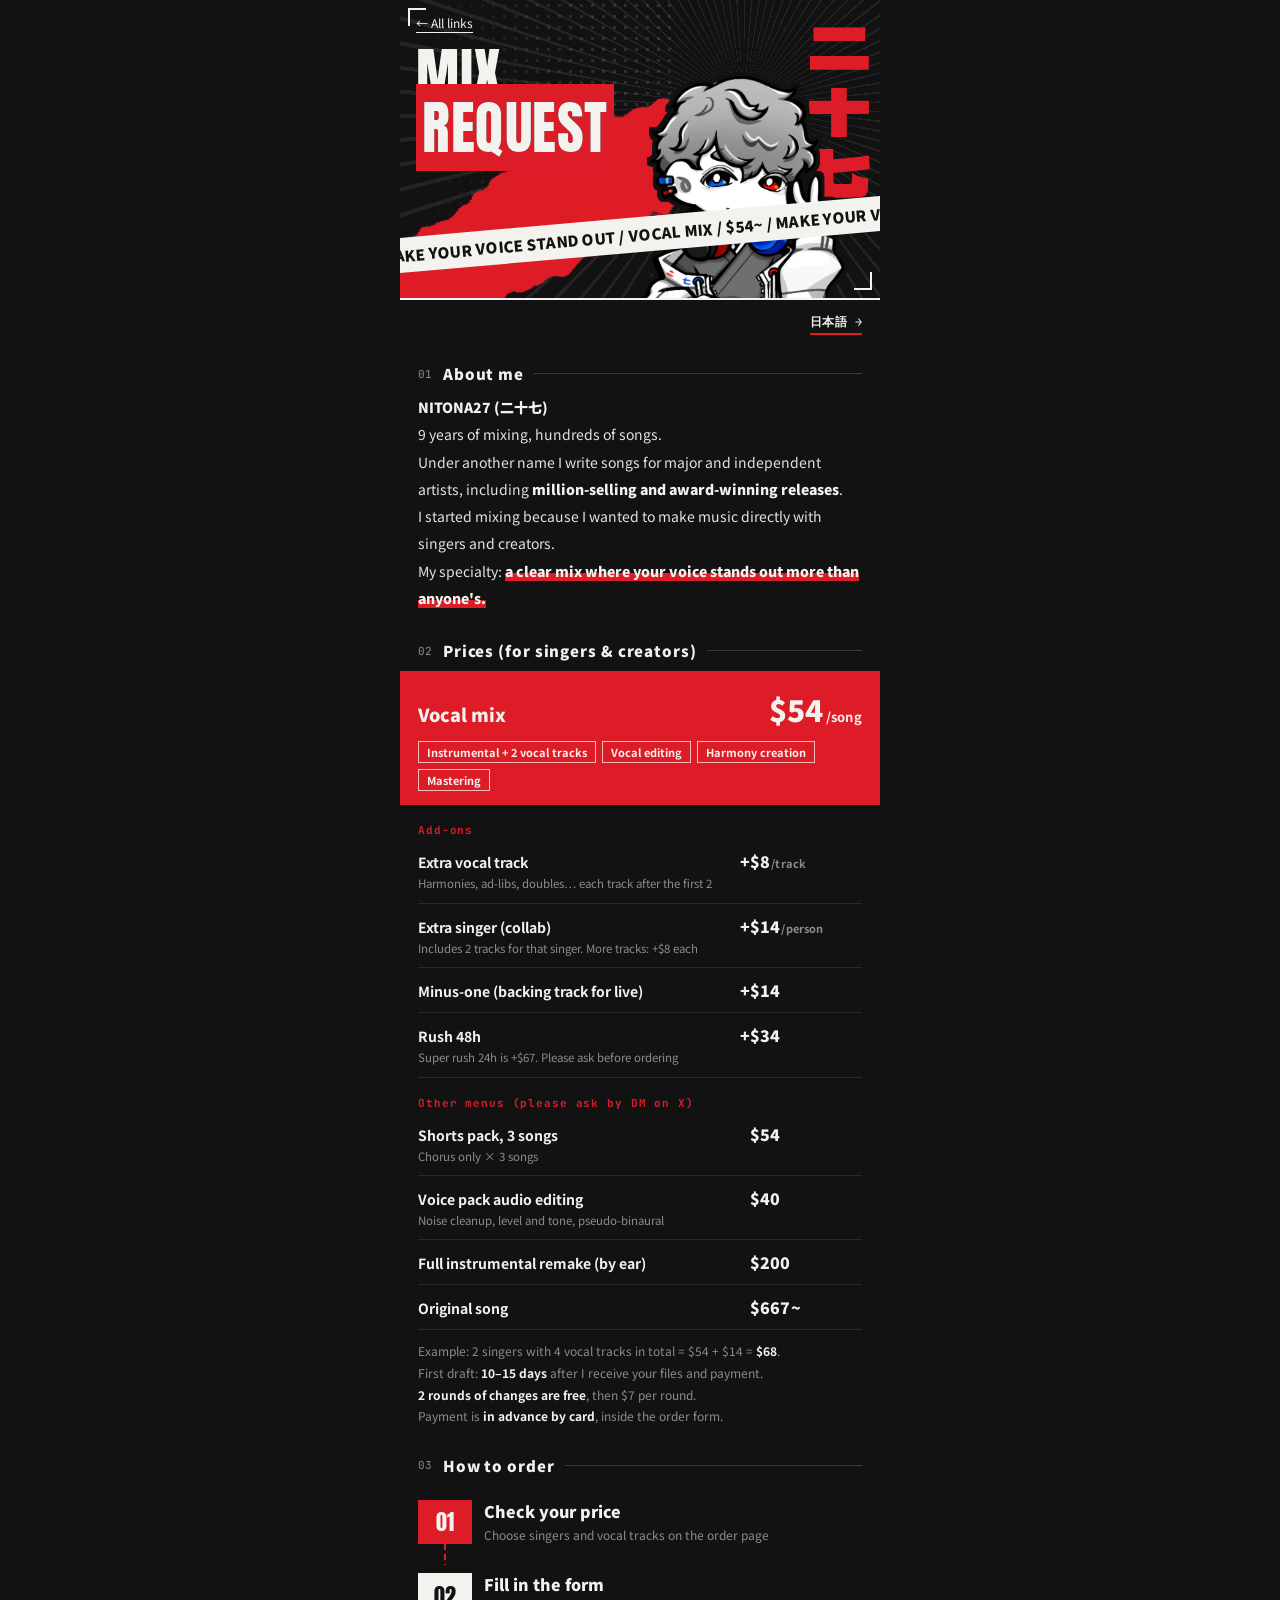
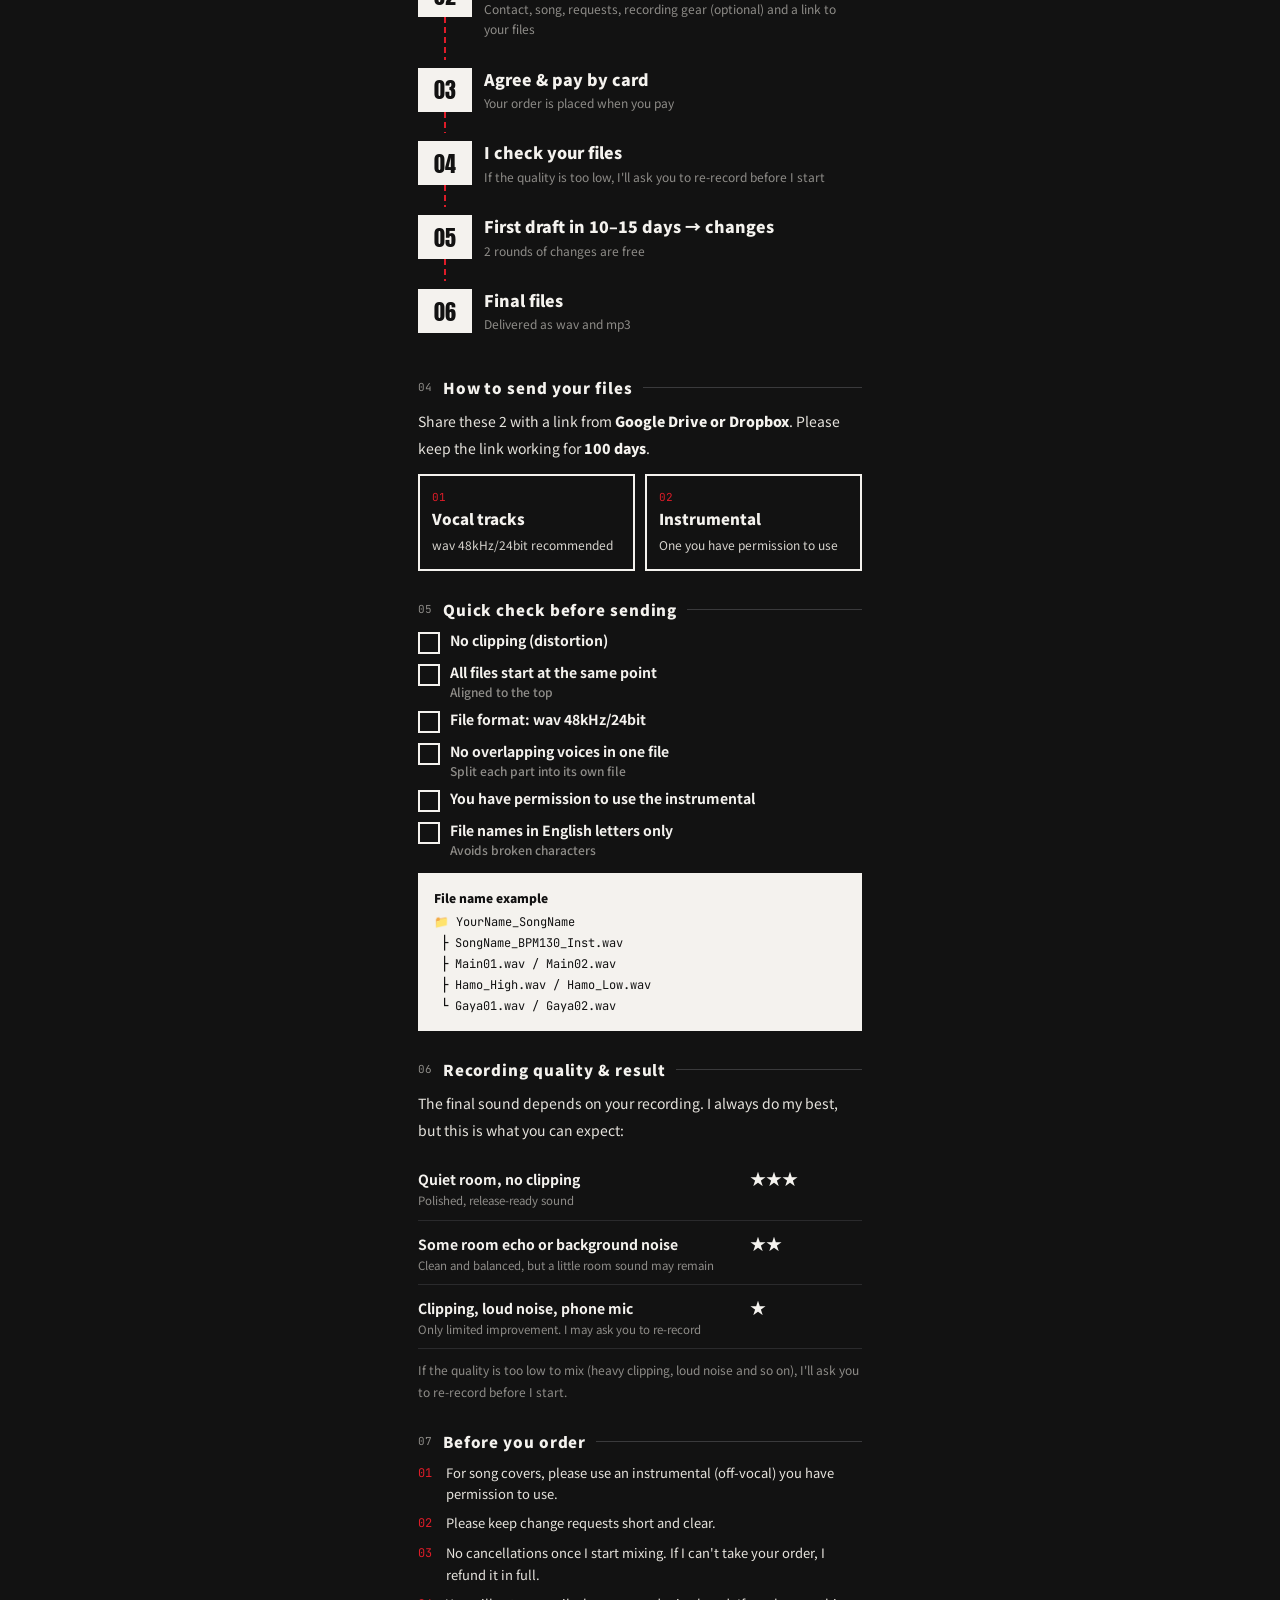
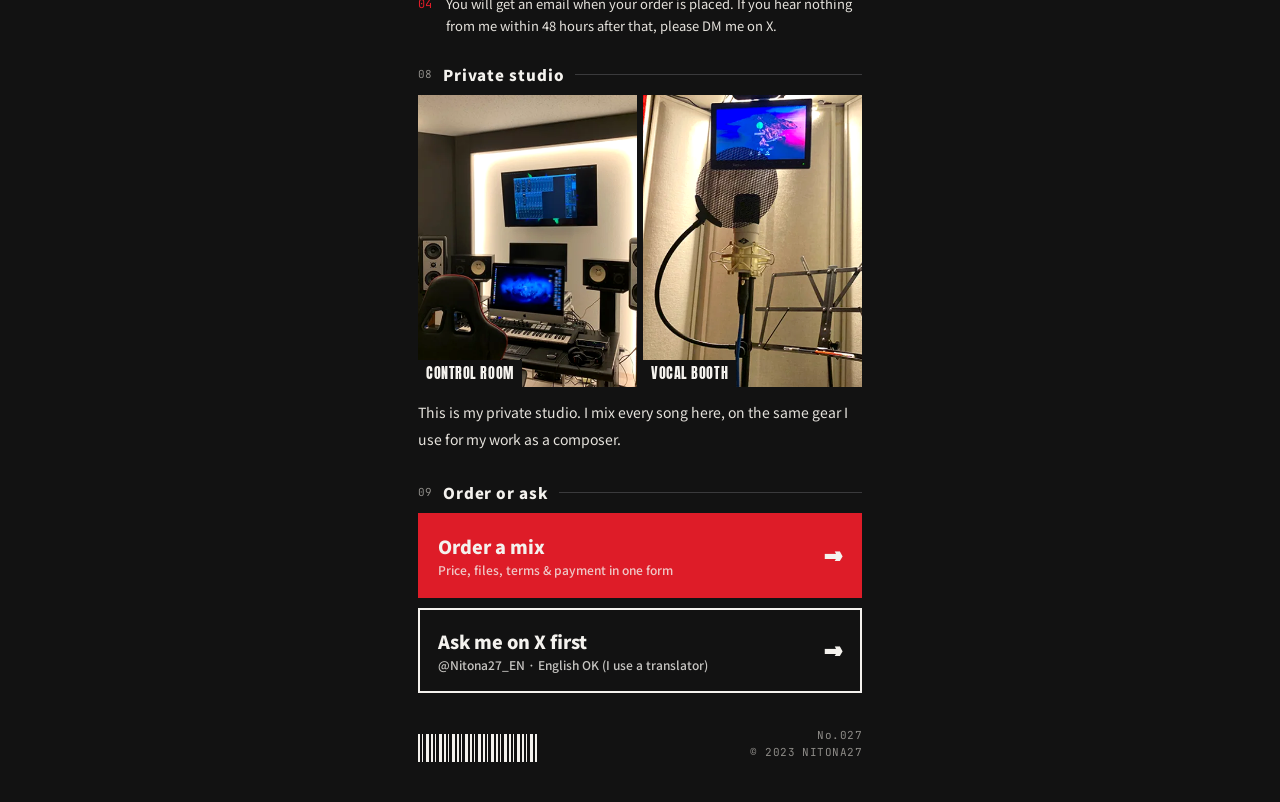
<file: en/mix/index.html>
<!doctype html>
<html lang="en">
<head>
<meta charset="utf-8">
<meta name="viewport" content="width=device-width, initial-scale=1">
<title>Vocal Mix Requests | NITONA27</title>
<meta name="description" content="Vocal mixing for song covers from $54. 9 years, hundreds of songs. A clear mix that makes your voice stand out. Prices, how to order, and how to send your files.">
<meta property="og:title" content="Vocal Mix Requests | NITONA27">
<meta property="og:description" content="Vocal mixing from $54. Make your voice stand out.">
<link rel="alternate" hreflang="ja" href="https://nitona27.github.io/mix/">
<link rel="alternate" hreflang="en" href="https://nitona27.github.io/en/mix/">
<script src="../../assets/lang.js"></script>
<link rel="preconnect" href="https://fonts.googleapis.com">
<link rel="preconnect" href="https://fonts.gstatic.com" crossorigin>
<link href="https://fonts.googleapis.com/css2?family=Anton&family=Dela+Gothic+One&family=JetBrains+Mono:wght@500;700&family=Noto+Sans+JP:wght@500;700;900&family=Shippori+Mincho:wght@800&display=swap" rel="stylesheet">
<link rel="stylesheet" href="../../assets/base.css">
<link rel="stylesheet" href="../../assets/mix.css">
</head>
<body>
<svg width="0" height="0" style="position:absolute" aria-hidden="true">
  <filter id="rough"><feTurbulence type="fractalNoise" baseFrequency=".035" numOctaves="2" seed="7"/><feDisplacementMap in="SourceGraphic" scale="26"/></filter>
</svg>
<div class="wrap">

  <header class="hero short" aria-label="Vocal mix requests">
    <div class="speed"></div>
    <div class="dots"></div>
    <div class="brush" style="top:150px"></div>
    <div class="kanji" aria-hidden="true">二十七</div>
    <a class="back" href="../">← All links</a>
    <div class="big">MIX<br><em>REQUEST</em></div>
    <img class="chara" src="../../assets/chara.webp" alt="NITONA27 character">
    <div class="tape" aria-hidden="true"><span>MAKE YOUR VOICE STAND OUT / VOCAL MIX / $54~ / MAKE YOUR VOICE STAND OUT / VOCAL MIX / $54~ / MAKE YOUR VOICE STAND OUT / VOCAL MIX / $54~ /&nbsp;</span></div>
    <i class="corner c1"></i><i class="corner c2"></i>
  </header>

  <div class="bar" style="padding-top:12px"><a class="lang mono" href="../../mix/" hreflang="ja" lang="ja">日本語 →</a></div>

  <!-- PROFILE -->
  <div class="sec"><span class="mono">01</span><h2>About me</h2></div>
  <div class="block">
    <p class="lead">
      <strong>NITONA27 (二十七)</strong><br>
      9 years of mixing, hundreds of songs.<br>
      Under another name I write songs for major and independent artists, including <strong>million-selling and award-winning releases</strong>.<br>
      I started mixing because I wanted to make music directly with singers and creators.<br>
      My specialty: <span class="hl">a clear mix where your voice stands out more than anyone's.</span>
    </p>
  </div>

  <!-- PRICE -->
  <div class="sec"><span class="mono">02</span><h2>Prices (for singers &amp; creators)</h2></div>
  <div class="block">
    <div class="menu">
      <div class="mainc"><div class="mt"><div class="mn">Vocal mix</div><div class="mp">$54<small>/song</small></div></div><div class="chips"><span>Instrumental + 2 vocal tracks</span><span>Vocal editing</span><span>Harmony creation</span><span>Mastering</span></div></div>
      <div class="grp">Add-ons</div>
      <div class="row"><div class="nm">Extra vocal track</div><i class="ld"></i><div class="pr"><b class="pl">+</b>$8<small>/track</small></div><div class="ds">Harmonies, ad-libs, doubles… each track after the first 2</div></div>
      <div class="row"><div class="nm">Extra singer (collab)</div><i class="ld"></i><div class="pr"><b class="pl">+</b>$14<small>/person</small></div><div class="ds">Includes 2 tracks for that singer. More tracks: +$8 each</div></div>
      <div class="row"><div class="nm">Minus-one (backing track for live)</div><i class="ld"></i><div class="pr"><b class="pl">+</b>$14</div></div>
      <div class="row"><div class="nm">Rush 48h</div><i class="ld"></i><div class="pr"><b class="pl">+</b>$34</div><div class="ds">Super rush 24h is +$67. Please ask before ordering</div></div>
      <div class="grp">Other menus (please ask by DM on X)</div>
      <div class="row"><div class="nm">Shorts pack, 3 songs</div><i class="ld"></i><div class="pr">$54</div><div class="ds">Chorus only × 3 songs</div></div>
      <div class="row"><div class="nm">Voice pack audio editing</div><i class="ld"></i><div class="pr">$40</div><div class="ds">Noise cleanup, level and tone, pseudo-binaural</div></div>
      <div class="row"><div class="nm">Full instrumental remake (by ear)</div><i class="ld"></i><div class="pr">$200</div></div>
      <div class="row"><div class="nm">Original song</div><i class="ld"></i><div class="pr">$667~</div></div>
    </div>
    <p class="note">
      Example: 2 singers with 4 vocal tracks in total = $54 + $14 = <b>$68</b>.<br>
      First draft: <b>10–15 days</b> after I receive your files and payment.<br>
      <b>2 rounds of changes are free</b>, then $7 per round.<br>
      Payment is <b>in advance by card</b>, inside the order form.
    </p>
  </div>

  <!-- FLOW -->
  <div class="sec"><span class="mono">03</span><h2>How to order</h2></div>
  <div class="block flow">
    <div class="step"><div class="sn">01</div><div><h3>Check your price</h3><p>Choose singers and vocal tracks on the order page</p></div></div>
    <div class="step"><div class="sn">02</div><div><h3>Fill in the form</h3><p>Contact, song, requests, recording gear (optional) and a link to your files</p></div></div>
    <div class="step"><div class="sn">03</div><div><h3>Agree &amp; pay by card</h3><p>Your order is placed when you pay</p></div></div>
    <div class="step"><div class="sn">04</div><div><h3>I check your files</h3><p>If the quality is too low, I'll ask you to re-record before I start</p></div></div>
    <div class="step"><div class="sn">05</div><div><h3>First draft in 10–15 days → changes</h3><p>2 rounds of changes are free</p></div></div>
    <div class="step"><div class="sn">06</div><div><h3>Final files</h3><p>Delivered as wav and mp3</p></div></div>
  </div>

  <!-- SEND -->
  <div class="sec"><span class="mono">04</span><h2>How to send your files</h2></div>
  <div class="block">
    <p class="lead" style="margin-bottom:12px">Share these 2 with a link from <strong>Google Drive or Dropbox</strong>. Please keep the link working for <strong>100 days</strong>.</p>
    <div class="cards">
      <div class="card"><div class="k">01</div><h3>Vocal tracks</h3><p>wav 48kHz/24bit recommended</p></div>
      <div class="card"><div class="k">02</div><h3>Instrumental</h3><p>One you have permission to use</p></div>
    </div>
  </div>

  <!-- CHECK -->
  <div class="sec"><span class="mono">05</span><h2>Quick check before sending</h2></div>
  <div class="block">
    <ul class="check">
      <li><span>No clipping (distortion)</span></li>
      <li><span>All files start at the same point<small>Aligned to the top</small></span></li>
      <li><span>File format: wav 48kHz/24bit</span></li>
      <li><span>No overlapping voices in one file<small>Split each part into its own file</small></span></li>
      <li><span>You have permission to use the instrumental</span></li>
      <li><span>File names in English letters only<small>Avoids broken characters</small></span></li>
    </ul>
    <div class="tree"><b>File name example</b>📁 YourName_SongName<br>&nbsp;├ SongName_BPM130_Inst.wav<br>&nbsp;├ Main01.wav / Main02.wav<br>&nbsp;├ Hamo_High.wav / Hamo_Low.wav<br>&nbsp;└ Gaya01.wav / Gaya02.wav</div>
  </div>

  <!-- QUALITY -->
  <div class="sec"><span class="mono">06</span><h2>Recording quality &amp; result</h2></div>
  <div class="block">
    <p class="lead" style="margin-bottom:12px">The final sound depends on your recording. I always do my best, but this is what you can expect:</p>
    <div class="menu">
      <div class="row"><div class="nm">Quiet room, no clipping</div><i class="ld"></i><div class="pr">★★★</div><div class="ds">Polished, release-ready sound</div></div>
      <div class="row"><div class="nm">Some room echo or background noise</div><i class="ld"></i><div class="pr">★★</div><div class="ds">Clean and balanced, but a little room sound may remain</div></div>
      <div class="row"><div class="nm">Clipping, loud noise, phone mic</div><i class="ld"></i><div class="pr">★</div><div class="ds">Only limited improvement. I may ask you to re-record</div></div>
    </div>
    <p class="note">If the quality is too low to mix (heavy clipping, loud noise and so on), I'll ask you to re-record before I start.</p>
  </div>

  <!-- RULES -->
  <div class="sec"><span class="mono">07</span><h2>Before you order</h2></div>
  <div class="block">
    <ol class="rules">
      <li>For song covers, please use an instrumental (off-vocal) you have permission to use.</li>
      <li>Please keep change requests short and clear.</li>
      <li>No cancellations once I start mixing. If I can't take your order, I refund it in full.</li>
      <li>You will get an email when your order is placed. If you hear nothing from me within 48 hours after that, please DM me on X.</li>
    </ol>
  </div>

  <!-- STUDIO -->
  <div class="sec"><span class="mono">08</span><h2>Private studio</h2></div>
  <div class="block">
    <div class="photos">
      <figure><img src="../../assets/studio_control.webp" alt="Control room"><figcaption>CONTROL ROOM</figcaption></figure>
      <figure><img src="../../assets/studio_booth.webp" alt="Vocal booth"><figcaption>VOCAL BOOTH</figcaption></figure>
    </div>
    <p class="lead" style="margin-top:12px">
      This is my private studio. I mix every song here, on the same gear I use for my work as a composer.
    </p>
  </div>

  <!-- CTA -->
  <div class="sec"><span class="mono">09</span><h2>Order or ask</h2></div>
  <div class="cta">
    <a class="btn red" href="../order/"><span>Order a mix<small>Price, files, terms &amp; payment in one form</small></span><span class="arr">→</span></a>
    <a class="btn" href="https://x.com/Nitona27_EN" target="_blank" rel="noopener"><span>Ask me on X first<small>@Nitona27_EN · English OK (I use a translator)</small></span><span class="arr">→</span></a>
  </div>

  <footer>
    <div class="barcode" aria-hidden="true"></div>
    <div class="mono">No.027<br>© 2023 NITONA27</div>
  </footer>
</div>
</body>
</html>
</file>
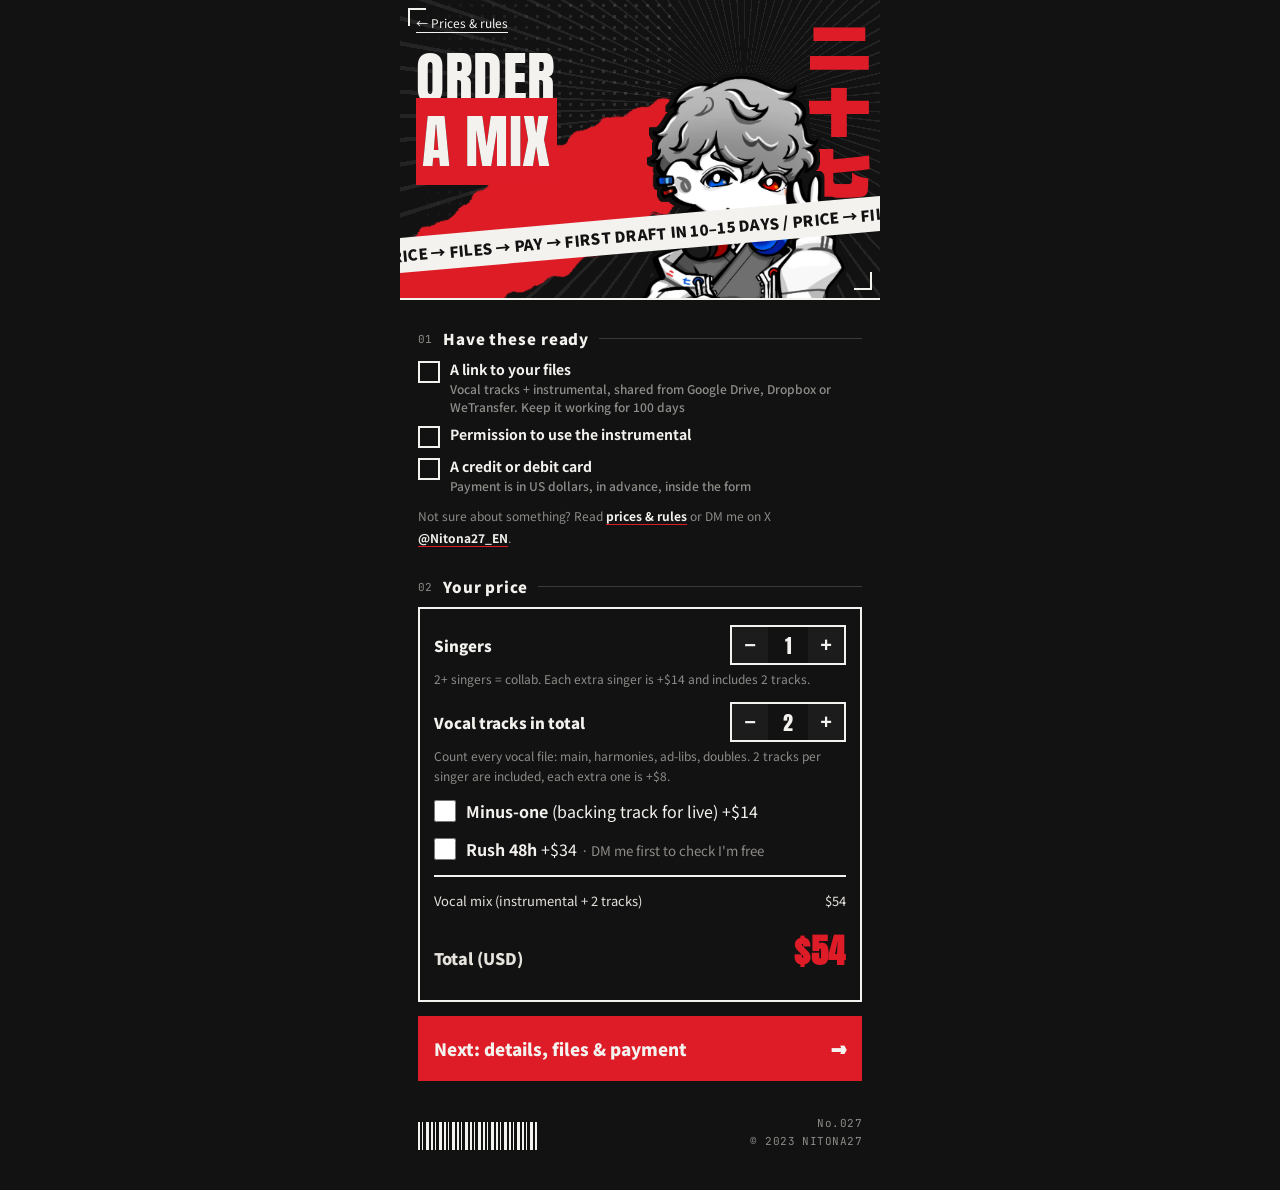
<file: en/order/index.html>
<!doctype html>
<html lang="en">
<head>
<meta charset="utf-8">
<meta name="viewport" content="width=device-width, initial-scale=1">
<title>Order a Vocal Mix | NITONA27</title>
<meta name="description" content="Order a vocal mix from NITONA27: check your price, send your file link, agree to the terms and pay by card in one form. First draft in 10–15 days.">
<meta property="og:title" content="Order a Vocal Mix | NITONA27">
<meta property="og:description" content="Price, files, terms and payment in one form. First draft in 10–15 days.">
<link rel="preconnect" href="https://fonts.googleapis.com">
<link rel="preconnect" href="https://fonts.gstatic.com" crossorigin>
<link href="https://fonts.googleapis.com/css2?family=Anton&family=Dela+Gothic+One&family=JetBrains+Mono:wght@500;700&family=Noto+Sans+JP:wght@500;700;900&family=Shippori+Mincho:wght@800&display=swap" rel="stylesheet">
<link rel="stylesheet" href="../../assets/base.css">
<link rel="stylesheet" href="../../assets/mix.css">
<style>
  .hero .big{line-height:1.08}
  .calc{border:2px solid var(--paper);padding:16px 14px;display:grid;gap:14px}
  .q{display:grid;grid-template-columns:1fr auto;align-items:center;gap:4px 12px}
  .q label{font-weight:900;font-size:15px;line-height:1.4}
  .q small{grid-column:1/-1;font-size:12px;color:var(--gray);line-height:1.6}
  .stepper{display:flex;align-items:center;border:2px solid var(--paper)}
  .stepper button{width:36px;height:36px;background:var(--ink2);color:var(--paper);border:0;font-size:20px;font-weight:900;cursor:pointer}
  .stepper button:active{background:var(--red)}
  .stepper output{min-width:40px;text-align:center;font-family:"Anton";font-size:20px}
  .tog{display:flex;align-items:center;gap:10px;cursor:pointer}
  .tog input{width:22px;height:22px;accent-color:var(--red)}
  .sum{border-top:2px solid var(--paper);padding-top:12px;font-size:13px;color:#e6e3dd;line-height:1.9}
  .sum .ln{display:flex;justify-content:space-between}
  .sum .tot{display:flex;justify-content:space-between;align-items:baseline;margin-top:6px;font-weight:900;font-size:16px}
  .sum .tot b{font-family:"Anton";font-size:34px;color:var(--red);letter-spacing:.02em}
  .go{display:flex;justify-content:space-between;align-items:center;width:100%;margin-top:14px;padding:16px;background:var(--red);color:var(--paper);border:0;font-family:inherit;font-weight:900;font-size:17px;cursor:pointer}
  .go .arr{font-family:"Anton";font-size:22px}
  #formwrap{display:none;margin-top:6px}
  #formwrap.on{display:block}
  #formwrap iframe{background:var(--paper);border:0}
  .soon{border:2px dashed var(--gray);padding:16px;font-size:13px;line-height:1.8;color:#e6e3dd}
  .soon a{border-bottom:2px solid var(--red);font-weight:900}
</style>
</head>
<body>
<svg width="0" height="0" style="position:absolute" aria-hidden="true">
  <filter id="rough"><feTurbulence type="fractalNoise" baseFrequency=".035" numOctaves="2" seed="7"/><feDisplacementMap in="SourceGraphic" scale="26"/></filter>
</svg>
<div class="wrap">

  <header class="hero short" aria-label="Order a vocal mix">
    <div class="speed"></div>
    <div class="dots"></div>
    <div class="brush" style="top:150px"></div>
    <div class="kanji" aria-hidden="true">二十七</div>
    <a class="back" href="../mix/">← Prices &amp; rules</a>
    <div class="big">ORDER<br><em>A MIX</em></div>
    <img class="chara" src="../../assets/chara.webp" alt="NITONA27 character">
    <div class="tape" aria-hidden="true"><span>PRICE → FILES → PAY → FIRST DRAFT IN 10–15 DAYS / PRICE → FILES → PAY → FIRST DRAFT IN 10–15 DAYS / PRICE → FILES → PAY → FIRST DRAFT IN 10–15 DAYS /&nbsp;</span></div>
    <i class="corner c1"></i><i class="corner c2"></i>
  </header>

  <div class="sec"><span class="mono">01</span><h2>Have these ready</h2></div>
  <div class="block">
    <ul class="check">
      <li><span>A link to your files<small>Vocal tracks + instrumental, shared from Google Drive, Dropbox or WeTransfer. Keep it working for 100 days</small></span></li>
      <li><span>Permission to use the instrumental</span></li>
      <li><span>A credit or debit card<small>Payment is in US dollars, in advance, inside the form</small></span></li>
    </ul>
    <p class="note">Not sure about something? Read <a class="inline" href="../mix/">prices &amp; rules</a> or DM me on X <a class="inline" href="https://x.com/Nitona27_EN" target="_blank" rel="noopener">@Nitona27_EN</a>.</p>
  </div>

  <div class="sec"><span class="mono">02</span><h2>Your price</h2></div>
  <div class="block">
    <div class="calc">
      <div class="q">
        <label for="singers">Singers</label>
        <div class="stepper"><button type="button" data-t="singers" data-d="-1" aria-label="Fewer singers">−</button><output id="singers">1</output><button type="button" data-t="singers" data-d="1" aria-label="More singers">+</button></div>
        <small>2+ singers = collab. Each extra singer is +$14 and includes 2 tracks.</small>
      </div>
      <div class="q">
        <label for="tracks">Vocal tracks in total</label>
        <div class="stepper"><button type="button" data-t="tracks" data-d="-1" aria-label="Fewer tracks">−</button><output id="tracks">2</output><button type="button" data-t="tracks" data-d="1" aria-label="More tracks">+</button></div>
        <small>Count every vocal file: main, harmonies, ad-libs, doubles. 2 tracks per singer are included, each extra one is +$8.</small>
      </div>
      <label class="tog"><input type="checkbox" id="minus"> <span><b>Minus-one</b> (backing track for live) +$14</span></label>
      <label class="tog"><input type="checkbox" id="rush"> <span><b>Rush 48h</b> +$34 <small style="color:var(--gray)">· DM me first to check I'm free</small></span></label>
      <div class="sum" id="sum" aria-live="polite"></div>
    </div>
    <button class="go" id="go" type="button"><span>Next: details, files &amp; payment</span><span class="arr">→</span></button>
  </div>

  <div id="formwrap">
    <div class="sec"><span class="mono">03</span><h2>Details, files &amp; payment</h2></div>
    <div class="block" id="formbox"></div>
  </div>

  <footer>
    <div class="barcode" aria-hidden="true"></div>
    <div class="mono">No.027<br>© 2023 NITONA27</div>
  </footer>
</div>

<script>
  /* Tally form id (the part after tally.so/r/). Empty = form not ready yet. */
  var TALLY_FORM_ID = '';

  var P = {base: 54, singer: 14, track: 8, minus: 14, rush: 34, incl: 2};
  var st = {singers: 1, tracks: 2};
  function el(id){ return document.getElementById(id); }
  function calc(){
    var extraSingers = st.singers - 1;
    var extraTracks = Math.max(0, st.tracks - st.singers * P.incl);
    var minus = el('minus').checked ? 1 : 0, rush = el('rush').checked ? 1 : 0;
    var total = P.base + extraSingers * P.singer + extraTracks * P.track + minus * P.minus + rush * P.rush;
    return {extraSingers: extraSingers, extraTracks: extraTracks, minus: minus, rush: rush, total: total};
  }
  function render(){
    if (st.tracks < st.singers) st.tracks = st.singers;
    el('singers').textContent = st.singers; el('tracks').textContent = st.tracks;
    var c = calc(), h = '<div class="ln"><span>Vocal mix (instrumental + 2 tracks)</span><span>$' + P.base + '</span></div>';
    if (c.extraSingers) h += '<div class="ln"><span>Extra singers × ' + c.extraSingers + '</span><span>$' + c.extraSingers * P.singer + '</span></div>';
    if (c.extraTracks) h += '<div class="ln"><span>Extra tracks × ' + c.extraTracks + '</span><span>$' + c.extraTracks * P.track + '</span></div>';
    if (c.minus) h += '<div class="ln"><span>Minus-one</span><span>$' + P.minus + '</span></div>';
    if (c.rush) h += '<div class="ln"><span>Rush 48h</span><span>$' + P.rush + '</span></div>';
    h += '<div class="tot"><span>Total (USD)</span><b>$' + c.total + '</b></div>';
    el('sum').innerHTML = h;
  }
  document.querySelectorAll('.stepper button').forEach(function(b){
    b.addEventListener('click', function(){
      var t = b.getAttribute('data-t'), v = st[t] + Number(b.getAttribute('data-d'));
      var min = t === 'singers' ? 1 : st.singers, max = t === 'singers' ? 6 : 30;
      st[t] = Math.min(max, Math.max(min, v)); render();
    });
  });
  el('minus').addEventListener('change', render); el('rush').addEventListener('change', render);
  render();

  el('go').addEventListener('click', function(){
    var c = calc(), box = el('formbox');
    if (!TALLY_FORM_ID) {
      box.innerHTML = '<div class="soon">The order form is almost ready. For now, please DM me on X: <a href="https://x.com/Nitona27_EN" target="_blank" rel="noopener">@Nitona27_EN</a>, with your total ($' + c.total + ').</div>';
    } else {
      var q = 'singers=' + st.singers + '&tracks=' + st.tracks + '&extra_singers=' + c.extraSingers + '&extra_tracks=' + c.extraTracks +
              '&minus=' + c.minus + '&rush=' + c.rush + '&price=' + c.total;
      box.innerHTML = '<iframe data-tally-src="https://tally.so/embed/' + TALLY_FORM_ID + '?alignLeft=1&hideTitle=1&dynamicHeight=1&' + q +
        '" loading="lazy" width="100%" height="600" title="Order form"></iframe>';
      var go = function(){ if (window.Tally) Tally.loadEmbeds(); else box.querySelector('iframe').src = box.querySelector('iframe').getAttribute('data-tally-src'); };
      if (window.Tally) go(); else { var s = document.createElement('script'); s.src = 'https://tally.so/widgets/embed.js'; s.onload = go; s.onerror = go; document.body.appendChild(s); }
    }
    el('formwrap').classList.add('on');
    el('formwrap').scrollIntoView({behavior: 'smooth'});
  });
</script>
</body>
</html>
</file>
<file: assets/base.css>
:root{
    --ink:#121212; --ink2:#1c1c1d; --paper:#f4f2ee; --red:#de1c28; --blue:#1e50ff; --gray:#8e8c88; --line:#3a3a3c;
  }
  *{box-sizing:border-box;margin:0;padding:0}
  html{background:var(--ink)}
  body{background:var(--ink);color:var(--paper);font-family:"Noto Sans JP",sans-serif;-webkit-font-smoothing:antialiased;min-height:100vh}
  a{color:inherit;text-decoration:none}
  .wrap{max-width:480px;margin:0 auto;position:relative;overflow:hidden;padding-bottom:40px}
  .mono{font-family:"JetBrains Mono",monospace;letter-spacing:.04em}

  /* ---------- hero ---------- */
  .hero{position:relative;height:430px;overflow:hidden;border-bottom:2px solid var(--paper)}
  .speed{position:absolute;inset:-40%;background:repeating-conic-gradient(from 0deg at 62% 42%, rgba(255,255,255,.075) 0deg .7deg, transparent .7deg 4deg)}
  .dots{position:absolute;left:0;top:0;width:58%;height:78%;background-image:radial-gradient(rgba(255,255,255,.12) 1.4px,transparent 1.6px);background-size:11px 11px;-webkit-mask-image:linear-gradient(90deg,transparent,#000 70%);mask-image:linear-gradient(90deg,transparent,#000 70%)}
  .brush{position:absolute;left:-10%;top:210px;width:85%;height:120px;background:var(--red);transform:rotate(-28deg);border-radius:60% 40% 55% 45%/50%;filter:url(#rough)}
  .kanji{position:absolute;right:10px;top:16px;font-family:"Dela Gothic One";color:var(--red);font-size:86px;line-height:.98;writing-mode:vertical-rl;letter-spacing:-.02em}
  .chara{position:absolute;right:58px;bottom:-6px;width:310px;max-width:72%}
  .catch{position:absolute;left:18px;top:24px;writing-mode:vertical-rl;font-family:"Shippori Mincho";font-weight:800;font-size:22px;letter-spacing:.12em}
  .no{position:absolute;left:62px;top:24px;font-size:11px;color:var(--gray)}
  .no b{display:block;color:var(--paper);font-size:12px;margin-bottom:6px}
  .tape{position:absolute;left:-20px;right:-20px;bottom:46px;background:var(--paper);color:var(--ink);transform:rotate(-5deg);white-space:nowrap;overflow:hidden;font-weight:900;font-size:15px;padding:7px 0;letter-spacing:.02em}
  .tape span{display:inline-block;animation:slide 18s linear infinite}
  @keyframes slide{to{transform:translateX(-50%)}}
  @media (prefers-reduced-motion:reduce){.tape span{animation:none}}
  .corner{position:absolute;width:18px;height:18px;border-color:var(--paper);border-style:solid;border-width:0}
  .c1{left:8px;top:8px;border-left-width:2px;border-top-width:2px}
  .c2{right:8px;bottom:8px;border-right-width:2px;border-bottom-width:2px}

  /* ---------- profile ---------- */
  .prof{display:flex;gap:16px;align-items:flex-end;padding:0 18px;margin-top:-36px;position:relative;z-index:2}
  .icon{width:104px;height:104px;border-radius:50%;border:4px solid var(--ink);background:var(--ink);overflow:hidden;flex:none}
  .icon img{width:100%;height:100%;display:block}
  .name{padding-bottom:2px}
  .name h1{font-family:"Shippori Mincho";font-weight:800;font-size:34px;line-height:1;letter-spacing:.06em}
  .name .en{color:var(--red);font-size:13px;margin-top:6px}
  .bar{display:flex;gap:6px;flex-wrap:wrap;padding:16px 18px 0}
  .tag{font-weight:900;font-size:13px;padding:4px 10px;border:2px solid var(--paper)}
  .tag.r{background:var(--red);border-color:var(--red)}
  .tag.w{background:var(--paper);color:var(--ink)}
  .bio{padding:14px 18px 0;font-size:14px;line-height:1.9;color:#e6e3dd}
  .bio strong{color:var(--paper);font-weight:900}
  .bio .sub{display:block;color:var(--gray);font-size:12px;line-height:1.7;margin-top:4px}

  /* ---------- links ---------- */
  .sec{display:flex;align-items:center;gap:10px;padding:28px 18px 10px}
  .sec .mono{font-size:11px;color:var(--gray)}
  .sec h2{font-size:15px;font-weight:900;letter-spacing:.06em}
  .sec::after{content:"";flex:1;height:1px;background:var(--line)}
  .links{display:grid;gap:10px;padding:0 18px}
  .lk{position:relative;display:grid;grid-template-columns:40px 1fr 22px;align-items:center;gap:10px;padding:14px 14px;border:2px solid var(--paper);background:var(--ink2);transition:transform .12s ease, background .12s ease}
  .lk:hover{transform:translate(-2px,-2px);box-shadow:4px 4px 0 var(--red)}
  .lk:active{transform:translate(0,0);box-shadow:none}
  .lk .n{font-family:"JetBrains Mono",monospace;font-size:12px;color:var(--gray)}
  .lk .t{font-weight:900;font-size:16px;line-height:1.35}
  .lk .d{display:block;font-weight:500;font-size:12px;color:var(--gray);margin-top:2px}
  .lk .arr{font-family:"Anton";font-size:22px;text-align:right}
  .lk.main{background:var(--red);border-color:var(--red)}
  .lk.main .n,.lk.main .d{color:#ffd9dc}
  .lk.main .t{font-size:18px}
  .lk.light{background:var(--paper);color:var(--ink);border-color:var(--paper)}
  .lk.light .n,.lk.light .d{color:#6d6b67}
  .lk.light:hover{box-shadow:4px 4px 0 var(--blue)}
  .lk.todo{opacity:.45;pointer-events:none}
  .price{display:inline-block;font-family:"Anton";font-size:15px;letter-spacing:.04em;margin-left:6px;vertical-align:1px}

  /* ---------- footer ---------- */
  footer{display:flex;justify-content:space-between;align-items:flex-end;padding:34px 18px 0}
  .barcode{height:28px;width:120px;background:repeating-linear-gradient(90deg,var(--paper) 0 2px,transparent 2px 4px,var(--paper) 4px 5px,transparent 5px 8px,var(--paper) 8px 11px,transparent 11px 13px)}
  footer .mono{font-size:11px;color:var(--gray);text-align:right;line-height:1.6}

  /* ---------- language switch ---------- */
  .lang{margin-left:auto;align-self:center;font-size:12px;font-weight:700;color:var(--paper);border-bottom:2px solid var(--red);padding:2px 0}
  .lang:hover{color:var(--red)}
  .en-catch{font-family:"Anton",sans-serif;font-weight:400;font-size:21px;letter-spacing:.14em}
</file>
<file: assets/mix.css>
/* ---------- Mix request page ---------- */
.hero.short{height:300px}
.hero.short .chara{width:220px;right:30px}
.hero.short .kanji{font-size:64px}
.hero .big{position:absolute;left:16px;top:48px;z-index:2;font-family:"Anton";font-size:58px;line-height:.92;letter-spacing:.01em;text-shadow:0 0 0 var(--ink)}
.hero .big em{font-style:normal;color:var(--red)}
.back{position:absolute;left:16px;top:14px;font-size:12px;z-index:3;border-bottom:1px solid var(--paper);padding-bottom:1px}

.block{padding:0 18px}
.lead{font-size:14px;line-height:1.95;color:#e6e3dd}
.lead strong{color:var(--paper);font-weight:900}
.lead .hl{background:linear-gradient(transparent 62%,var(--red) 62%);font-weight:900;color:var(--paper)}

/* price list */
.menu{border-top:2px solid var(--paper)}
.row{display:grid;grid-template-columns:1fr auto;gap:4px 12px;padding:13px 0;border-bottom:1px solid var(--line)}
.row .nm{font-weight:900;font-size:15px;line-height:1.4}
.row .nm .st{color:var(--red);margin-right:4px}
.row .pr{font-family:"Anton";font-size:20px;letter-spacing:.03em;text-align:right;white-space:nowrap}
.row .pr small{font-family:"Noto Sans JP";font-weight:700;font-size:11px;margin-left:2px}
.row .ds{grid-column:1/-1;font-size:12px;color:var(--gray);line-height:1.6}
.row.main{background:var(--red);margin:0 -18px;padding:16px 18px;border-bottom:none}
.row.main .ds{color:#ffd9dc}
.row.main .pr{font-size:28px}
.note{font-size:12px;color:var(--gray);line-height:1.8;margin-top:10px}
.note b{color:var(--paper)}

/* flow */
.flow{counter-reset:s;display:grid;gap:0}
.step{position:relative;display:grid;grid-template-columns:54px 1fr;gap:12px;padding:14px 0}
.step:not(:last-child)::after{content:"";position:absolute;left:26px;top:58px;bottom:-6px;width:2px;background:repeating-linear-gradient(var(--red) 0 6px,transparent 6px 10px)}
.step .sn{width:54px;height:44px;display:grid;place-items:center;background:var(--paper);color:var(--ink);font-family:"Anton";font-size:22px}
.step:first-child .sn{background:var(--red);color:var(--paper)}
.step h3{font-size:16px;font-weight:900;line-height:1.4}
.step p{font-size:12px;color:var(--gray);line-height:1.7;margin-top:3px}

/* send */
.cards{display:grid;grid-template-columns:1fr 1fr;gap:10px}
.card{border:2px solid var(--paper);padding:14px 12px}
.card .k{font-family:"JetBrains Mono",monospace;font-size:11px;color:var(--red)}
.card h3{font-size:15px;font-weight:900;margin:4px 0 6px}
.card p{font-size:12px;color:#d6d3cd;line-height:1.6}
.inline{color:var(--paper);border-bottom:1px solid var(--red);font-weight:700}

/* checklist */
.check{list-style:none;display:grid;gap:8px}
.check li{display:grid;grid-template-columns:22px 1fr;gap:10px;font-size:14px;font-weight:700;line-height:1.5}
.check li::before{content:"";width:18px;height:18px;border:2px solid var(--paper);margin-top:2px}
.check li small{display:block;font-weight:500;font-size:12px;color:var(--gray)}
.tree{margin-top:14px;background:var(--paper);color:var(--ink);font-family:"JetBrains Mono",monospace;font-size:12px;line-height:1.75;padding:14px 16px}
.tree b{display:block;font-family:"Noto Sans JP";font-size:12px;font-weight:900;margin-bottom:4px}

/* studio */
.photos{display:grid;grid-template-columns:1fr 1fr;gap:6px}
.photos figure{position:relative}
.photos img{width:100%;aspect-ratio:3/4;object-fit:cover;display:block;filter:contrast(1.05)}
.photos figcaption{position:absolute;left:0;bottom:0;background:var(--ink);font-family:"Anton";font-size:14px;letter-spacing:.04em;padding:3px 8px}

/* cta */
.cta{display:grid;gap:10px;padding:0 18px}
.btn{display:flex;align-items:center;justify-content:space-between;padding:18px 18px;font-weight:900;font-size:18px;border:2px solid var(--paper)}
.btn small{display:block;font-weight:500;font-size:12px;opacity:.8;margin-top:2px}
.btn .arr{font-family:"Anton";font-size:26px}
.btn.red{background:var(--red);border-color:var(--red)}
.btn:hover{box-shadow:4px 4px 0 var(--paper);transform:translate(-2px,-2px)}
.rules{counter-reset:r;list-style:none;display:grid;gap:8px}
.rules li{counter-increment:r;display:grid;grid-template-columns:28px 1fr;font-size:13px;line-height:1.65;color:#e6e3dd}
.rules li::before{content:counter(r,decimal-leading-zero);font-family:"JetBrains Mono",monospace;font-size:12px;color:var(--red);padding-top:2px}
.row.main .st{color:var(--paper)}
.hero .big em{color:var(--paper);background:var(--red);padding:0 6px}

/* ---------- price list v2 ---------- */
.menu{border-top:none}
.mainc{background:var(--red);padding:16px 18px 14px;margin:0 -18px 6px}
.mainc .mt{display:flex;justify-content:space-between;align-items:baseline;gap:12px}
.mainc .mn{font-weight:900;font-size:18px}
.mainc .mp{font-family:"Noto Sans JP";font-weight:900;font-size:30px;letter-spacing:.01em;font-feature-settings:"tnum"}
.mainc .mp small{font-size:13px;font-weight:700;margin-left:2px}
.chips{display:flex;flex-wrap:wrap;gap:6px;margin-top:10px}
.chips span{font-size:11px;font-weight:700;border:1px solid rgba(255,255,255,.7);padding:2px 8px}
.grp{font-family:"JetBrains Mono",monospace;font-size:11px;letter-spacing:.08em;color:var(--red);margin:18px 0 2px;font-weight:700}
.row{display:grid;grid-template-columns:auto 1fr auto;align-items:baseline;gap:2px 8px;padding:9px 0;border-bottom:none}
.row .nm{font-weight:700;font-size:14px}
.row .ld{border-bottom:1px dotted #55555a;transform:translateY(-4px)}
.row .pr{font-family:"Noto Sans JP";font-weight:900;font-size:16px;letter-spacing:.01em;font-feature-settings:"tnum"}
.row .pr small{font-size:11px;font-weight:700;color:var(--gray);margin-left:1px}
.row .ds{grid-column:1/-1;font-size:11.5px;margin-top:-1px}
/* price list v3: prices start at the same x */
.row{grid-template-columns:1fr 112px;gap:2px 10px;padding:10px 0;border-bottom:1px solid #2a2a2c}
.row .ld{display:none}
.row .pr{text-align:left;white-space:nowrap}
.row .pr .pl{display:inline-block;width:.7em;margin-left:-.7em;text-align:right;font-weight:900}
</file>
